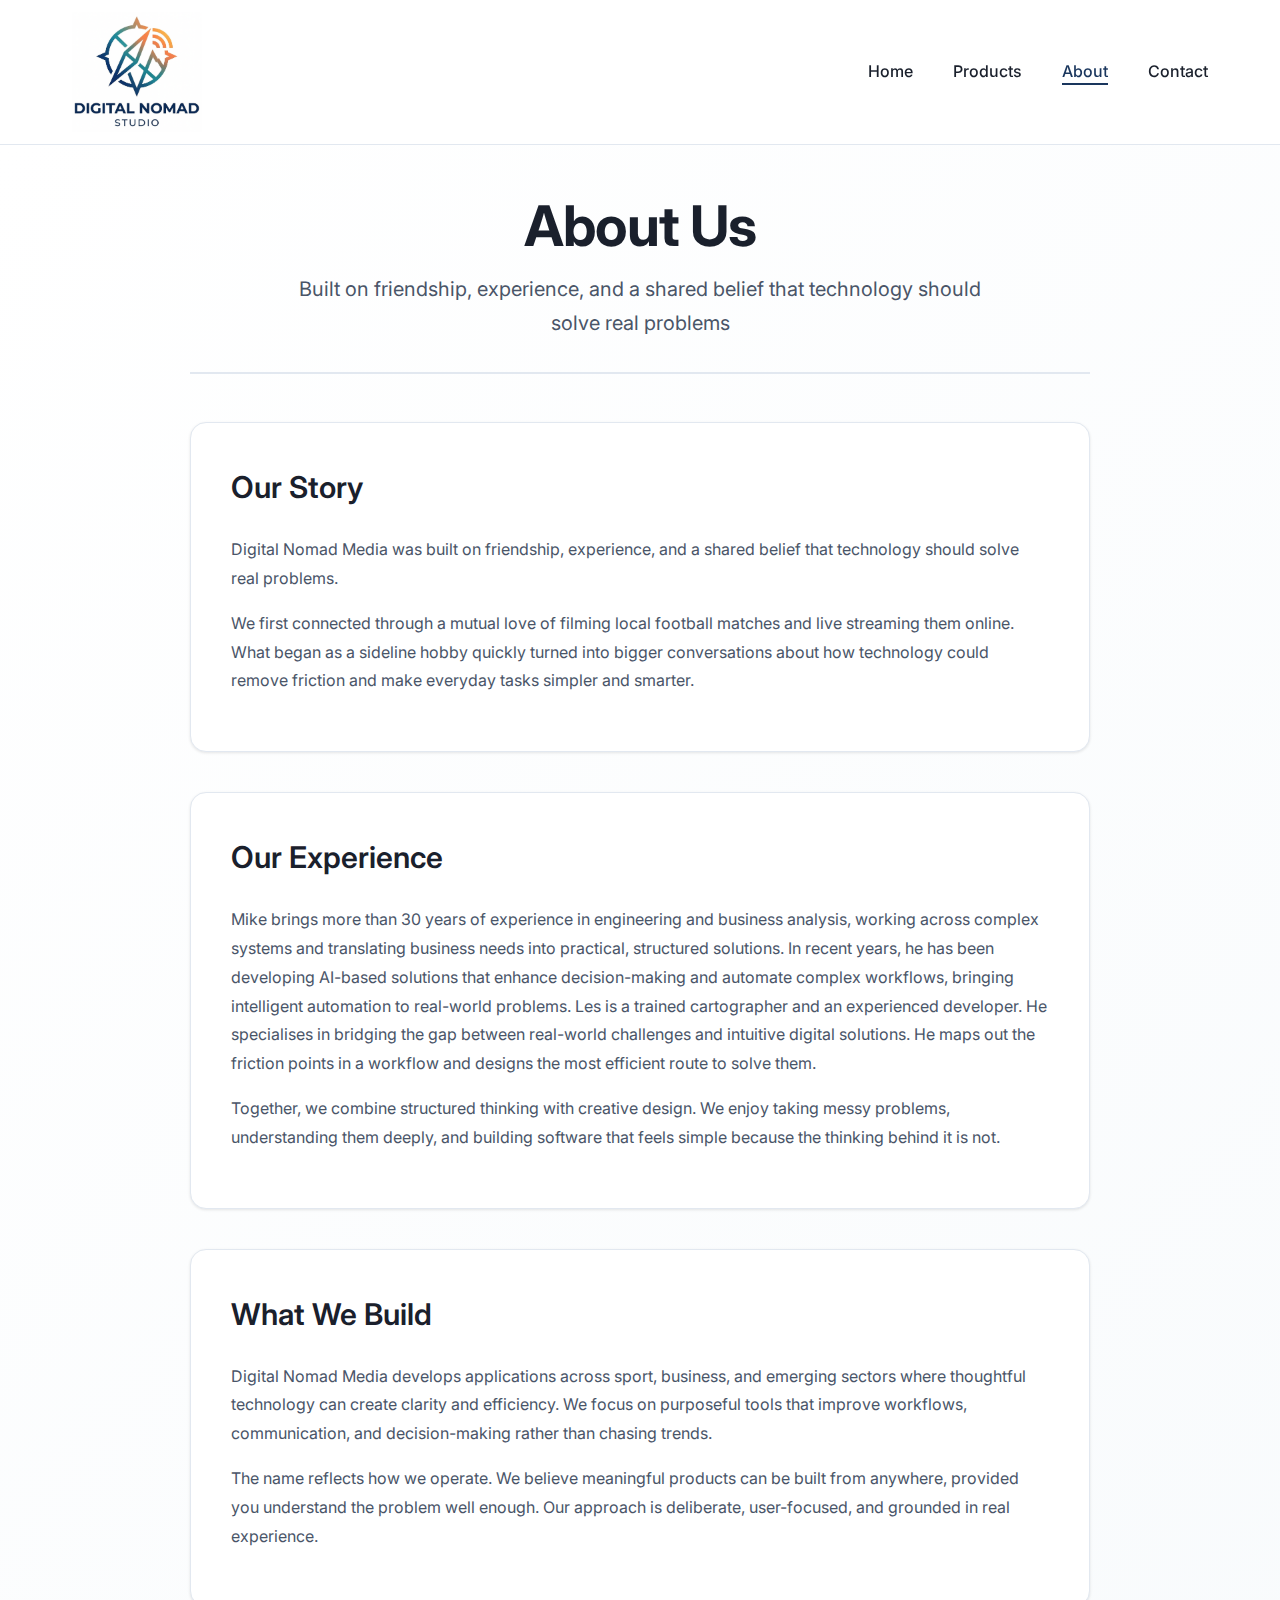
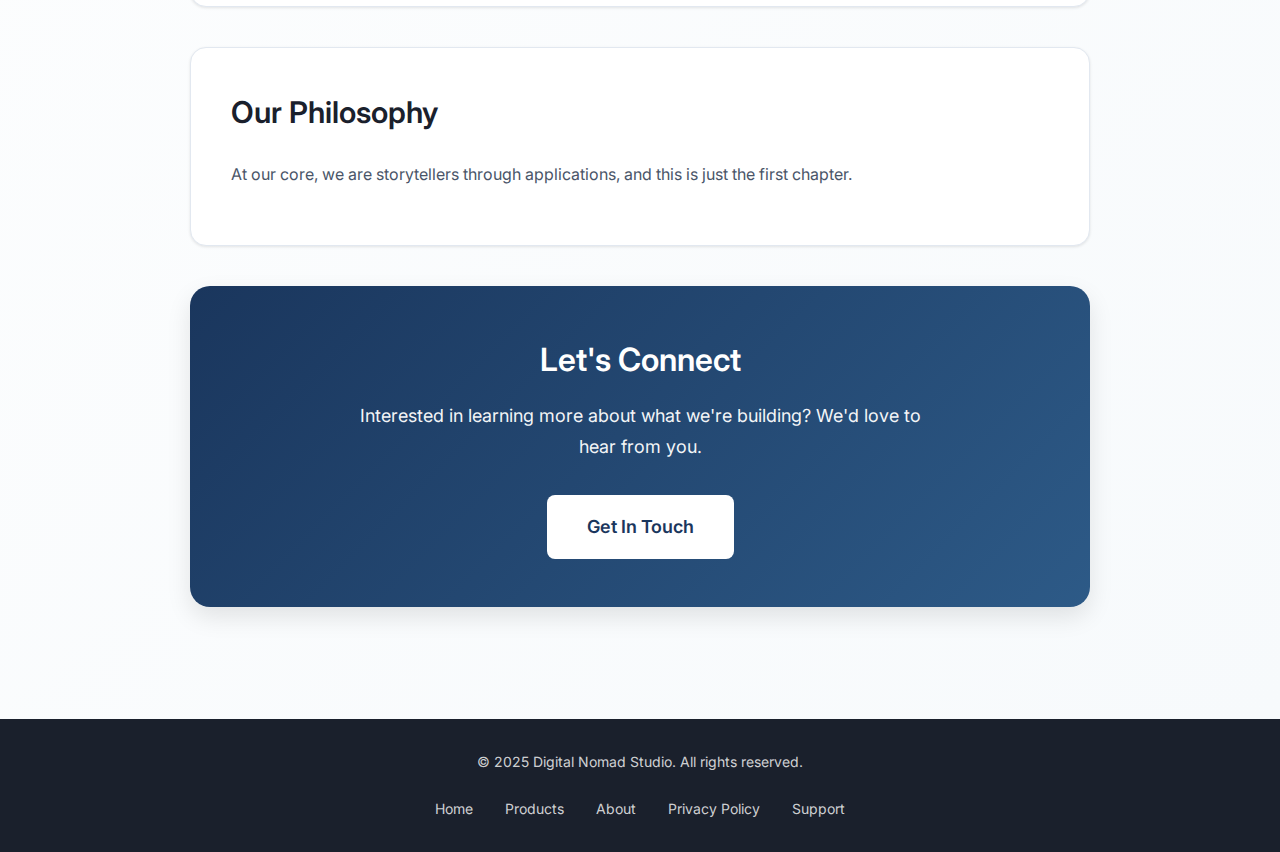
<file: about.html>
<!DOCTYPE html>
<html lang="en">
<head>
    <meta charset="UTF-8">
    <meta name="viewport" content="width=device-width, initial-scale=1.0">
    <meta name="description" content="About Digital Nomad Studio - Built on friendship, experience, and a shared belief that technology should solve real problems.">
    <meta name="theme-color" content="#1a365d">
    <title>About Us - Digital Nomad Studio</title>

    <!-- Canonical -->
    <link rel="canonical" href="https://www.digitalnomadstudio.io/about.html">

    <!-- Open Graph -->
    <meta property="og:type" content="website">
    <meta property="og:title" content="About Us - Digital Nomad Studio">
    <meta property="og:description" content="Built on friendship, experience, and a shared belief that technology should solve real problems.">
    <meta property="og:url" content="https://www.digitalnomadstudio.io/about.html">
    <meta property="og:image" content="https://www.digitalnomadstudio.io/Logo.png">
    <meta property="og:site_name" content="Digital Nomad Studio">

    <!-- Twitter Card -->
    <meta name="twitter:card" content="summary_large_image">
    <meta name="twitter:title" content="About Us - Digital Nomad Studio">
    <meta name="twitter:description" content="Built on friendship, experience, and a shared belief that technology should solve real problems.">
    <meta name="twitter:image" content="https://www.digitalnomadstudio.io/Logo.png">

    <!-- Favicons -->
    <link rel="icon" type="image/png" sizes="32x32" href="favicon-32x32.png?v=2">
    <link rel="icon" type="image/png" sizes="16x16" href="favicon-16x16.png?v=2">
    <link rel="apple-touch-icon" sizes="180x180" href="apple-touch-icon.png?v=2">
    <link rel="manifest" href="site.webmanifest?v=2">
    
    <link rel="stylesheet" href="styles.css">
    <link rel="preconnect" href="https://fonts.googleapis.com">
    <link rel="preconnect" href="https://fonts.gstatic.com" crossorigin>
    <link href="https://fonts.googleapis.com/css2?family=Inter:wght@300;400;500;600;700&display=swap" rel="stylesheet">
</head>
<body>
    <header class="header">
        <div class="container">
            <div class="logo-container">
                <a href="index.html">
                    <img src="Logo.png" alt="Digital Nomad Studio Logo" class="logo">
                </a>
            </div>
            <nav class="nav">
                <ul class="nav-menu" id="navMenu">
                    <li><a href="index.html">Home</a></li>
                    <li><a href="products.html">Products</a></li>
                    <li><a href="about.html" class="active">About</a></li>
                    <li><a href="index.html#contact">Contact</a></li>
                </ul>
                <button class="mobile-menu-toggle" id="mobileMenuToggle" aria-label="Toggle menu">
                    <span class="hamburger"></span>
                </button>
            </nav>
        </div>
    </header>

    <div class="menu-backdrop" id="menuBackdrop"></div>

    <main>
        <section class="page-content">
            <div class="container">
                <div class="content-wrapper">
                    <div class="page-header">
                        <h1 class="page-title">About Us</h1>
                        <p class="page-subtitle">Built on friendship, experience, and a shared belief that technology should solve real problems</p>
                    </div>

                    <div class="content-section">
                        <h2>Our Story</h2>
                        <p>Digital Nomad Media was built on friendship, experience, and a shared belief that technology should solve real problems.</p>
                        <p>We first connected through a mutual love of filming local football matches and live streaming them online. What began as a sideline hobby quickly turned into bigger conversations about how technology could remove friction and make everyday tasks simpler and smarter.</p>
                    </div>

                    <div class="content-section">
                        <h2>Our Experience</h2>
                        <p>Mike brings more than 30 years of experience in engineering and business analysis, working across complex systems and translating business needs into practical, structured solutions. In recent years, he has been developing AI-based solutions that enhance decision-making and automate complex workflows, bringing intelligent automation to real-world problems. Les is a trained cartographer and an experienced developer. He specialises in bridging the gap between real-world challenges and intuitive digital solutions. He maps out the friction points in a workflow and designs the most efficient route to solve them.</p>
                        <p>Together, we combine structured thinking with creative design. We enjoy taking messy problems, understanding them deeply, and building software that feels simple because the thinking behind it is not.</p>
                    </div>

                    <div class="content-section">
                        <h2>What We Build</h2>
                        <p>Digital Nomad Media develops applications across sport, business, and emerging sectors where thoughtful technology can create clarity and efficiency. We focus on purposeful tools that improve workflows, communication, and decision-making rather than chasing trends.</p>
                        <p>The name reflects how we operate. We believe meaningful products can be built from anywhere, provided you understand the problem well enough. Our approach is deliberate, user-focused, and grounded in real experience.</p>
                    </div>

                    <div class="content-section">
                        <h2>Our Philosophy</h2>
                        <p>At our core, we are storytellers through applications, and this is just the first chapter.</p>
                    </div>

                    <div class="contact-box">
                        <h2>Let's Connect</h2>
                        <p>Interested in learning more about what we're building? We'd love to hear from you.</p>
                        <a href="mailto:team@digitalnomadstudio.io" class="btn btn-primary btn-large">Get In Touch</a>
                    </div>
                </div>
            </div>
        </section>
    </main>

    <footer class="footer">
        <div class="container">
            <div class="footer-content">
                <p>&copy; 2025 Digital Nomad Studio. All rights reserved.</p>
                <div class="footer-links">
                    <a href="index.html">Home</a>
                    <a href="products.html">Products</a>
                    <a href="about.html">About</a>
                    <a href="privacy.html">Privacy Policy</a>
                    <a href="support.html">Support</a>
                </div>
            </div>
        </div>
    </footer>

    <script>
        // Mobile menu toggle
        const mobileMenuToggle = document.getElementById('mobileMenuToggle');
        const navMenu = document.getElementById('navMenu');
        const menuBackdrop = document.getElementById('menuBackdrop');

        mobileMenuToggle.addEventListener('click', () => {
            mobileMenuToggle.classList.toggle('active');
            navMenu.classList.toggle('active');
            menuBackdrop.classList.toggle('active');
            document.body.style.overflow = navMenu.classList.contains('active') ? 'hidden' : '';
        });

        // Close menu when clicking backdrop
        menuBackdrop.addEventListener('click', () => {
            mobileMenuToggle.classList.remove('active');
            navMenu.classList.remove('active');
            menuBackdrop.classList.remove('active');
            document.body.style.overflow = '';
        });

        // Close menu when clicking outside
        document.addEventListener('click', (e) => {
            if (!e.target.closest('.nav')) {
                mobileMenuToggle.classList.remove('active');
                navMenu.classList.remove('active');
                menuBackdrop.classList.remove('active');
                document.body.style.overflow = '';
            }
        });

        // Close menu when clicking a link
        navMenu.querySelectorAll('a').forEach(link => {
            link.addEventListener('click', () => {
                mobileMenuToggle.classList.remove('active');
                navMenu.classList.remove('active');
                menuBackdrop.classList.remove('active');
                document.body.style.overflow = '';
            });
        });
    </script>
</body>
</html>
</file>
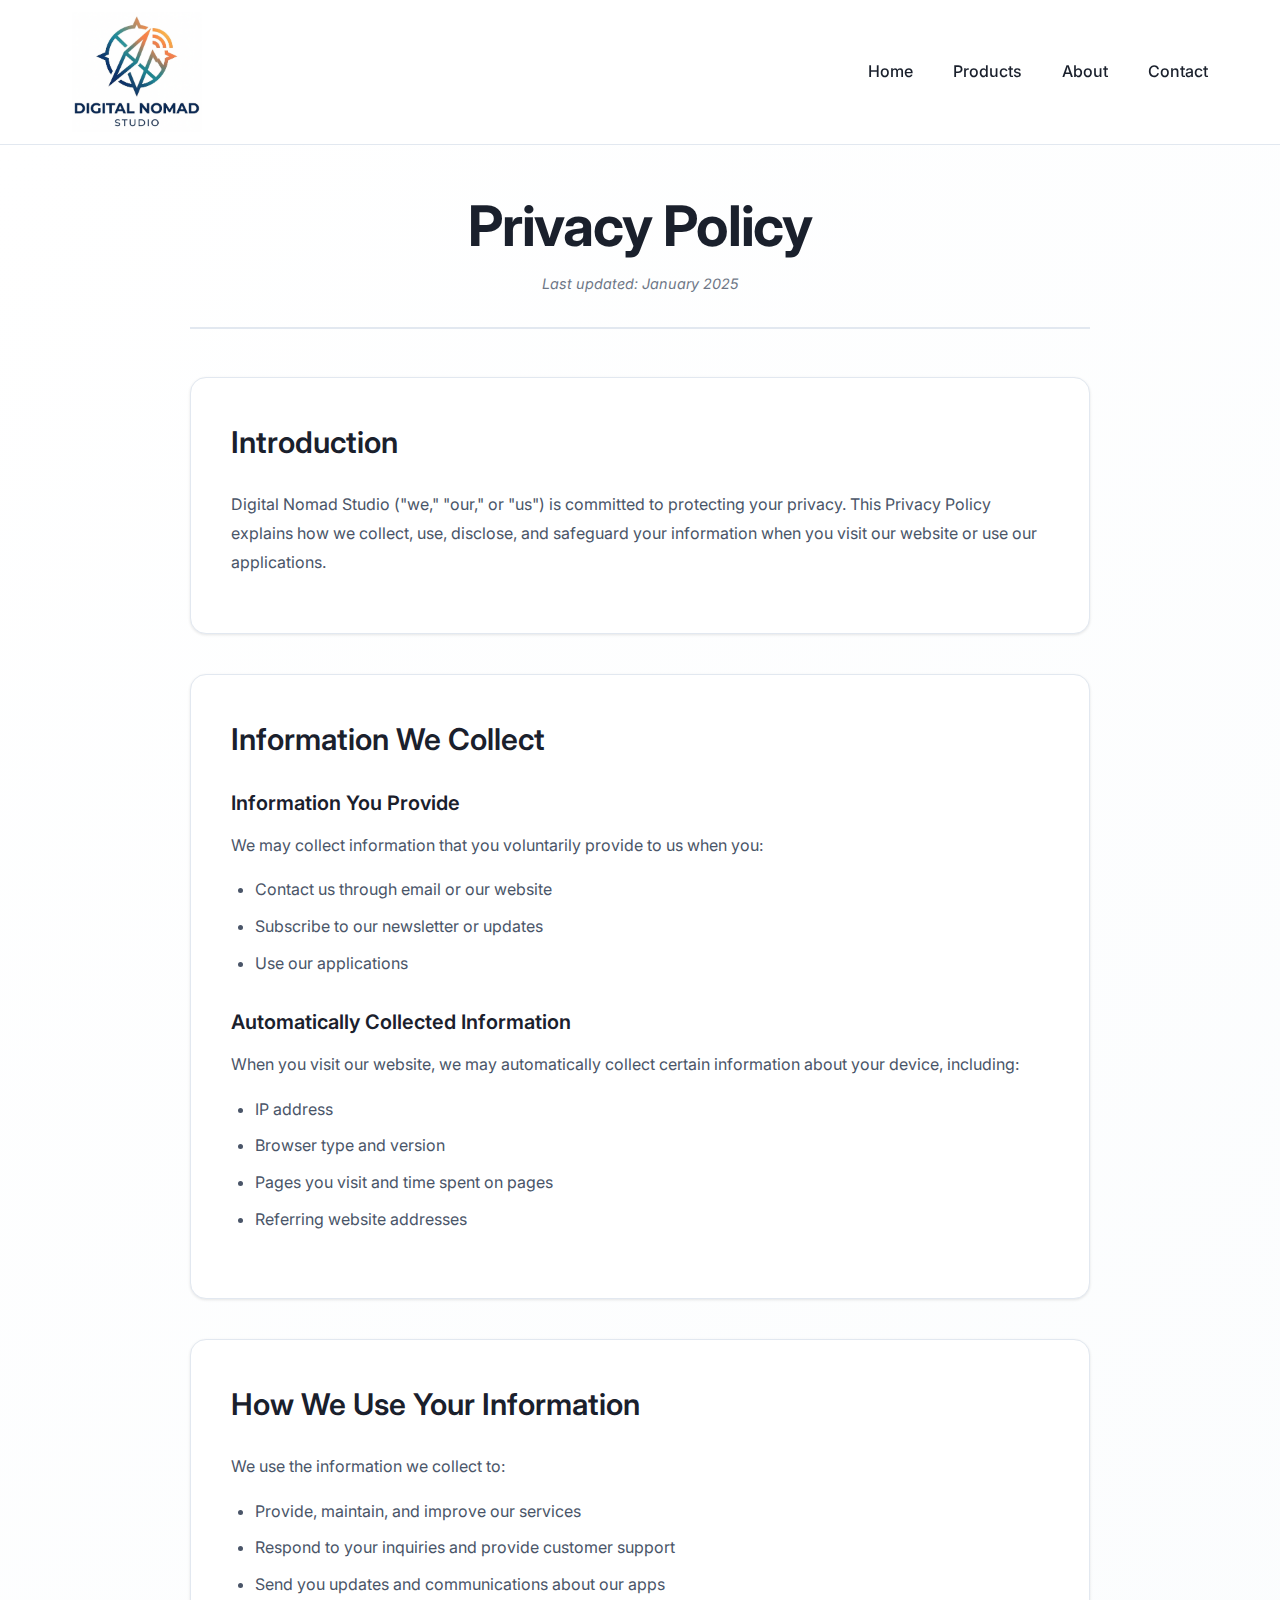
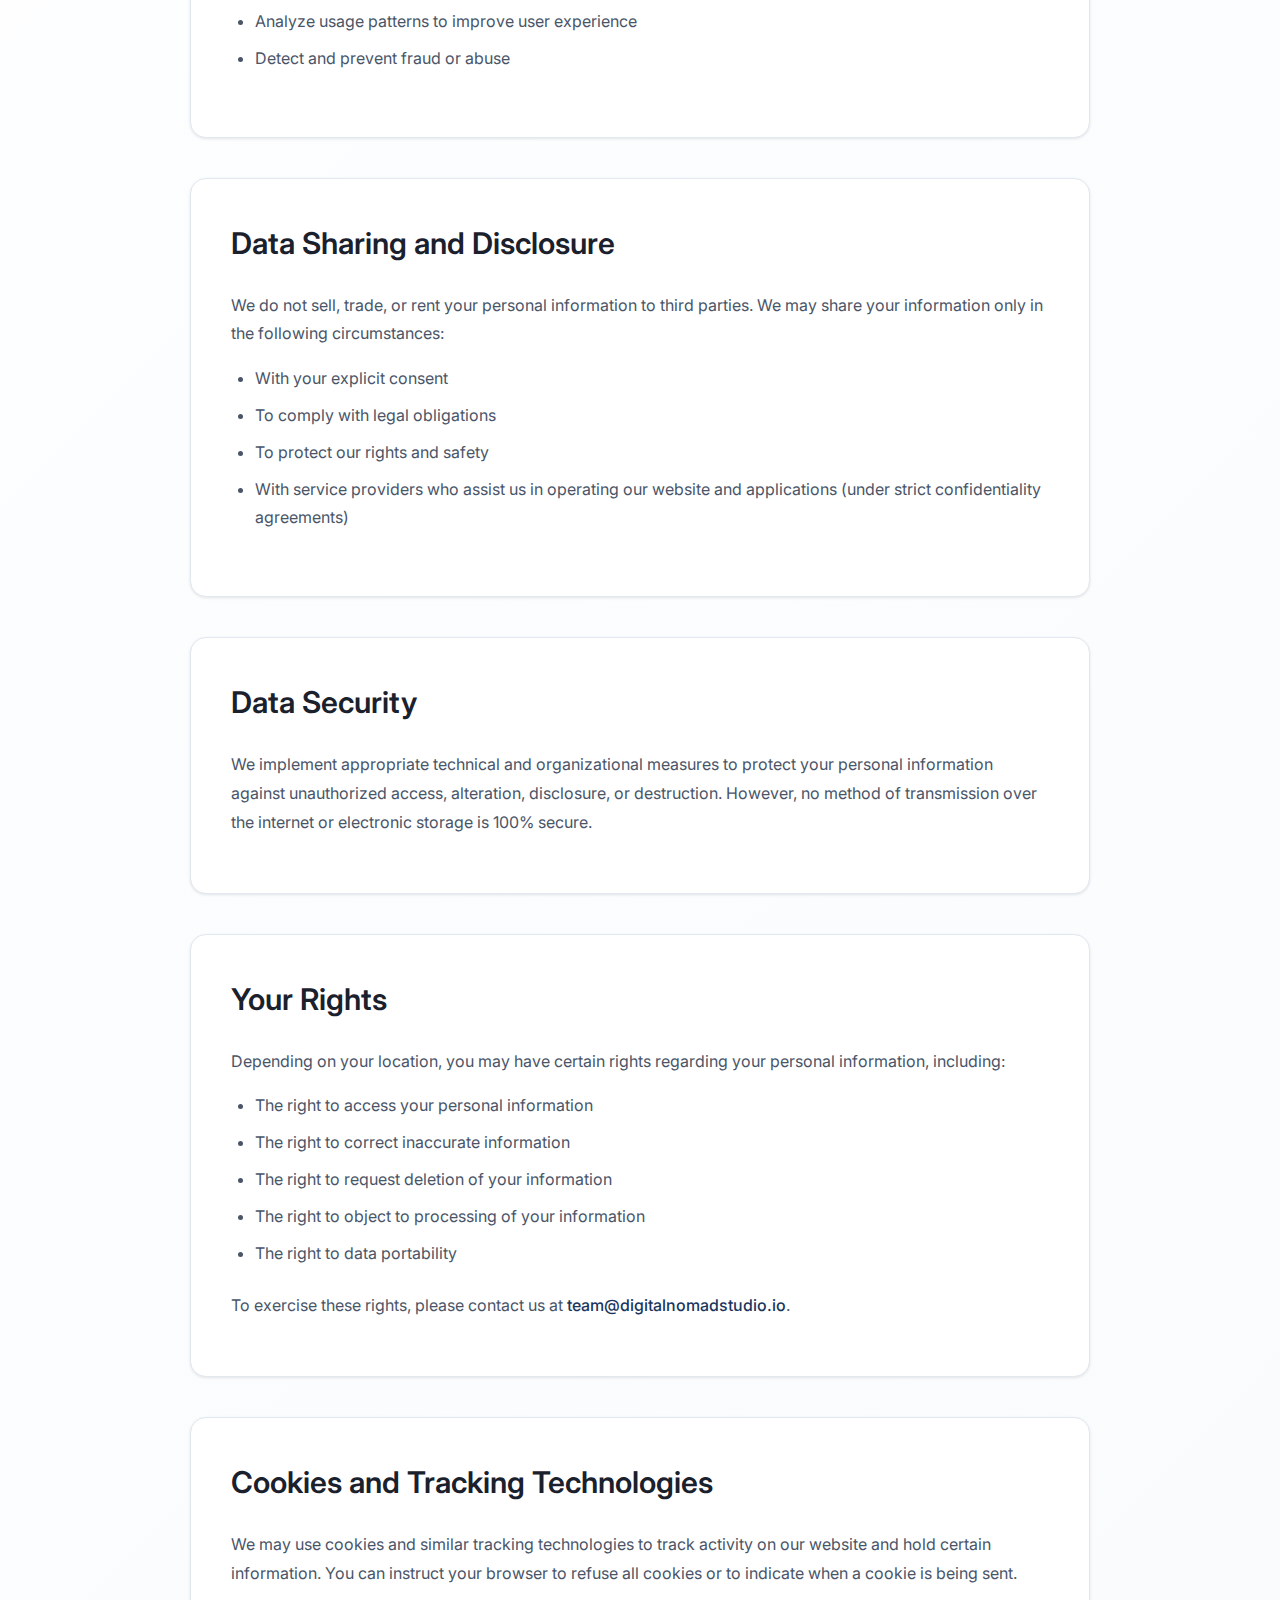
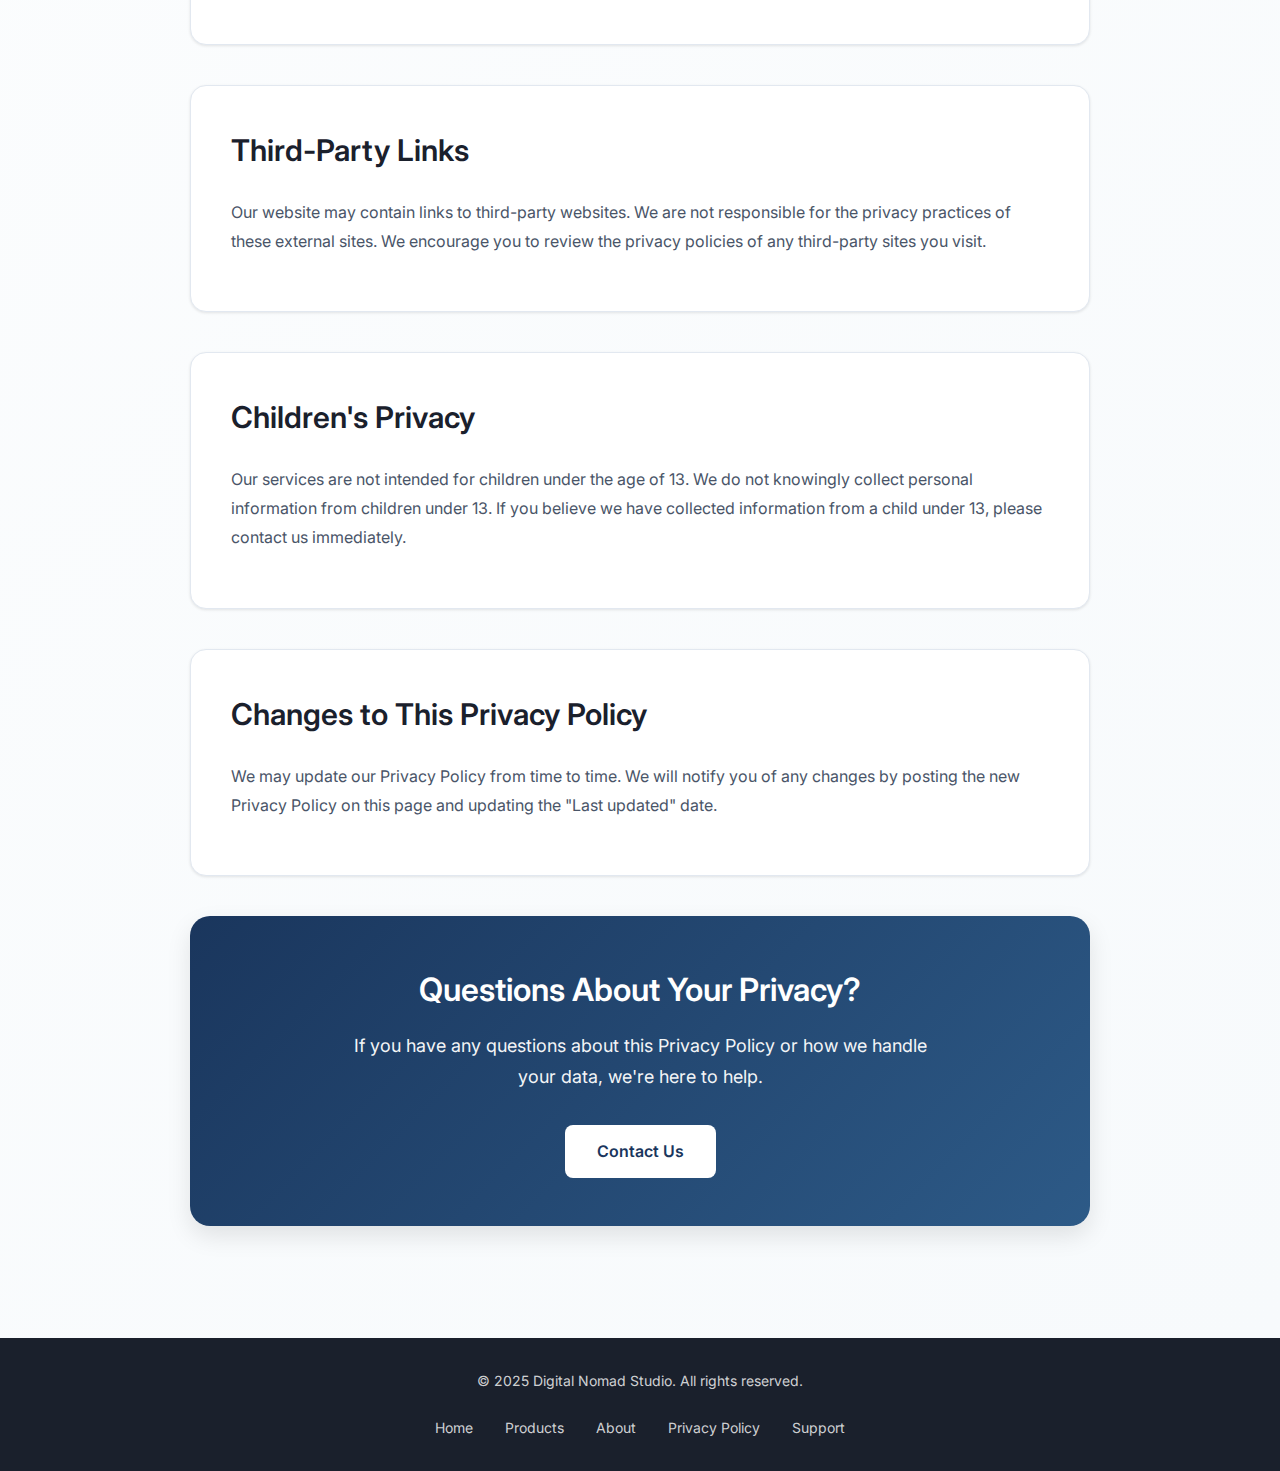
<file: privacy.html>
<!DOCTYPE html>
<html lang="en">
<head>
    <meta charset="UTF-8">
    <meta name="viewport" content="width=device-width, initial-scale=1.0">
    <meta name="description" content="Privacy Policy for Digital Nomad Studio and our apps. Learn how we handle your data.">
    <meta name="theme-color" content="#1a365d">
    <title>Privacy Policy - Digital Nomad Studio</title>

    <!-- Canonical -->
    <link rel="canonical" href="https://www.digitalnomadstudio.io/privacy.html">

    <!-- Open Graph -->
    <meta property="og:type" content="website">
    <meta property="og:title" content="Privacy Policy - Digital Nomad Studio">
    <meta property="og:description" content="Privacy Policy for Digital Nomad Studio and our apps. Learn how we handle your data.">
    <meta property="og:url" content="https://www.digitalnomadstudio.io/privacy.html">
    <meta property="og:image" content="https://www.digitalnomadstudio.io/Logo.png">
    <meta property="og:site_name" content="Digital Nomad Studio">

    <!-- Twitter Card -->
    <meta name="twitter:card" content="summary">
    <meta name="twitter:title" content="Privacy Policy - Digital Nomad Studio">
    <meta name="twitter:description" content="Privacy Policy for Digital Nomad Studio and our apps. Learn how we handle your data.">

    <!-- Favicons -->
    <link rel="icon" type="image/png" sizes="32x32" href="favicon-32x32.png?v=2">
    <link rel="icon" type="image/png" sizes="16x16" href="favicon-16x16.png?v=2">
    <link rel="apple-touch-icon" sizes="180x180" href="apple-touch-icon.png?v=2">
    <link rel="manifest" href="site.webmanifest?v=2">
    
    <link rel="stylesheet" href="styles.css">
    <link rel="preconnect" href="https://fonts.googleapis.com">
    <link rel="preconnect" href="https://fonts.gstatic.com" crossorigin>
    <link href="https://fonts.googleapis.com/css2?family=Inter:wght@300;400;500;600;700&display=swap" rel="stylesheet">
</head>
<body>
    <header class="header">
        <div class="container">
            <div class="logo-container">
                <a href="index.html">
                    <img src="Logo.png" alt="Digital Nomad Studio Logo" class="logo">
                </a>
            </div>
            <nav class="nav">
                <ul class="nav-menu" id="navMenu">
                    <li><a href="index.html">Home</a></li>
                    <li><a href="products.html">Products</a></li>
                    <li><a href="about.html">About</a></li>
                    <li><a href="index.html#contact">Contact</a></li>
                </ul>
                <button class="mobile-menu-toggle" id="mobileMenuToggle" aria-label="Toggle menu">
                    <span class="hamburger"></span>
                </button>
            </nav>
        </div>
    </header>

    <div class="menu-backdrop" id="menuBackdrop"></div>

    <main>
        <section class="page-content">
            <div class="container">
                <div class="content-wrapper">
                    <div class="page-header">
                        <h1 class="page-title">Privacy Policy</h1>
                        <p class="last-updated">Last updated: January 2025</p>
                    </div>

                    <div class="content-section">
                        <h2>Introduction</h2>
                        <p>Digital Nomad Studio ("we," "our," or "us") is committed to protecting your privacy. This Privacy Policy explains how we collect, use, disclose, and safeguard your information when you visit our website or use our applications.</p>
                    </div>

                    <div class="content-section">
                        <h2>Information We Collect</h2>
                        <h3>Information You Provide</h3>
                        <p>We may collect information that you voluntarily provide to us when you:</p>
                        <ul>
                            <li>Contact us through email or our website</li>
                            <li>Subscribe to our newsletter or updates</li>
                            <li>Use our applications</li>
                        </ul>

                        <h3>Automatically Collected Information</h3>
                        <p>When you visit our website, we may automatically collect certain information about your device, including:</p>
                        <ul>
                            <li>IP address</li>
                            <li>Browser type and version</li>
                            <li>Pages you visit and time spent on pages</li>
                            <li>Referring website addresses</li>
                        </ul>
                    </div>

                    <div class="content-section">
                        <h2>How We Use Your Information</h2>
                        <p>We use the information we collect to:</p>
                        <ul>
                            <li>Provide, maintain, and improve our services</li>
                            <li>Respond to your inquiries and provide customer support</li>
                            <li>Send you updates and communications about our apps</li>
                            <li>Analyze usage patterns to improve user experience</li>
                            <li>Detect and prevent fraud or abuse</li>
                        </ul>
                    </div>

                    <div class="content-section">
                        <h2>Data Sharing and Disclosure</h2>
                        <p>We do not sell, trade, or rent your personal information to third parties. We may share your information only in the following circumstances:</p>
                        <ul>
                            <li>With your explicit consent</li>
                            <li>To comply with legal obligations</li>
                            <li>To protect our rights and safety</li>
                            <li>With service providers who assist us in operating our website and applications (under strict confidentiality agreements)</li>
                        </ul>
                    </div>

                    <div class="content-section">
                        <h2>Data Security</h2>
                        <p>We implement appropriate technical and organizational measures to protect your personal information against unauthorized access, alteration, disclosure, or destruction. However, no method of transmission over the internet or electronic storage is 100% secure.</p>
                    </div>

                    <div class="content-section">
                        <h2>Your Rights</h2>
                        <p>Depending on your location, you may have certain rights regarding your personal information, including:</p>
                        <ul>
                            <li>The right to access your personal information</li>
                            <li>The right to correct inaccurate information</li>
                            <li>The right to request deletion of your information</li>
                            <li>The right to object to processing of your information</li>
                            <li>The right to data portability</li>
                        </ul>
                        <p>To exercise these rights, please contact us at <a href="mailto:team@digitalnomadstudio.io">team@digitalnomadstudio.io</a>.</p>
                    </div>

                    <div class="content-section">
                        <h2>Cookies and Tracking Technologies</h2>
                        <p>We may use cookies and similar tracking technologies to track activity on our website and hold certain information. You can instruct your browser to refuse all cookies or to indicate when a cookie is being sent.</p>
                    </div>

                    <div class="content-section">
                        <h2>Third-Party Links</h2>
                        <p>Our website may contain links to third-party websites. We are not responsible for the privacy practices of these external sites. We encourage you to review the privacy policies of any third-party sites you visit.</p>
                    </div>

                    <div class="content-section">
                        <h2>Children's Privacy</h2>
                        <p>Our services are not intended for children under the age of 13. We do not knowingly collect personal information from children under 13. If you believe we have collected information from a child under 13, please contact us immediately.</p>
                    </div>

                    <div class="content-section">
                        <h2>Changes to This Privacy Policy</h2>
                        <p>We may update our Privacy Policy from time to time. We will notify you of any changes by posting the new Privacy Policy on this page and updating the "Last updated" date.</p>
                    </div>

                    <div class="contact-box">
                        <h2>Questions About Your Privacy?</h2>
                        <p>If you have any questions about this Privacy Policy or how we handle your data, we're here to help.</p>
                        <a href="mailto:team@digitalnomadstudio.io" class="btn btn-primary">Contact Us</a>
                    </div>
                </div>
            </div>
        </section>
    </main>

    <footer class="footer">
        <div class="container">
            <div class="footer-content">
                <p>&copy; 2025 Digital Nomad Studio. All rights reserved.</p>
                <div class="footer-links">
                    <a href="index.html">Home</a>
                    <a href="products.html">Products</a>
                    <a href="about.html">About</a>
                    <a href="privacy.html">Privacy Policy</a>
                    <a href="support.html">Support</a>
                </div>
            </div>
        </div>
    </footer>

    <script>
        // Mobile menu toggle
        const mobileMenuToggle = document.getElementById('mobileMenuToggle');
        const navMenu = document.getElementById('navMenu');
        const menuBackdrop = document.getElementById('menuBackdrop');

        mobileMenuToggle.addEventListener('click', () => {
            mobileMenuToggle.classList.toggle('active');
            navMenu.classList.toggle('active');
            menuBackdrop.classList.toggle('active');
            document.body.style.overflow = navMenu.classList.contains('active') ? 'hidden' : '';
        });

        // Close menu when clicking backdrop
        menuBackdrop.addEventListener('click', () => {
            mobileMenuToggle.classList.remove('active');
            navMenu.classList.remove('active');
            menuBackdrop.classList.remove('active');
            document.body.style.overflow = '';
        });

        // Close menu when clicking outside
        document.addEventListener('click', (e) => {
            if (!e.target.closest('.nav')) {
                mobileMenuToggle.classList.remove('active');
                navMenu.classList.remove('active');
                menuBackdrop.classList.remove('active');
                document.body.style.overflow = '';
            }
        });

        // Close menu when clicking a link
        navMenu.querySelectorAll('a').forEach(link => {
            link.addEventListener('click', () => {
                mobileMenuToggle.classList.remove('active');
                navMenu.classList.remove('active');
                menuBackdrop.classList.remove('active');
                document.body.style.overflow = '';
            });
        });
    </script>
</body>
</html>
</file>
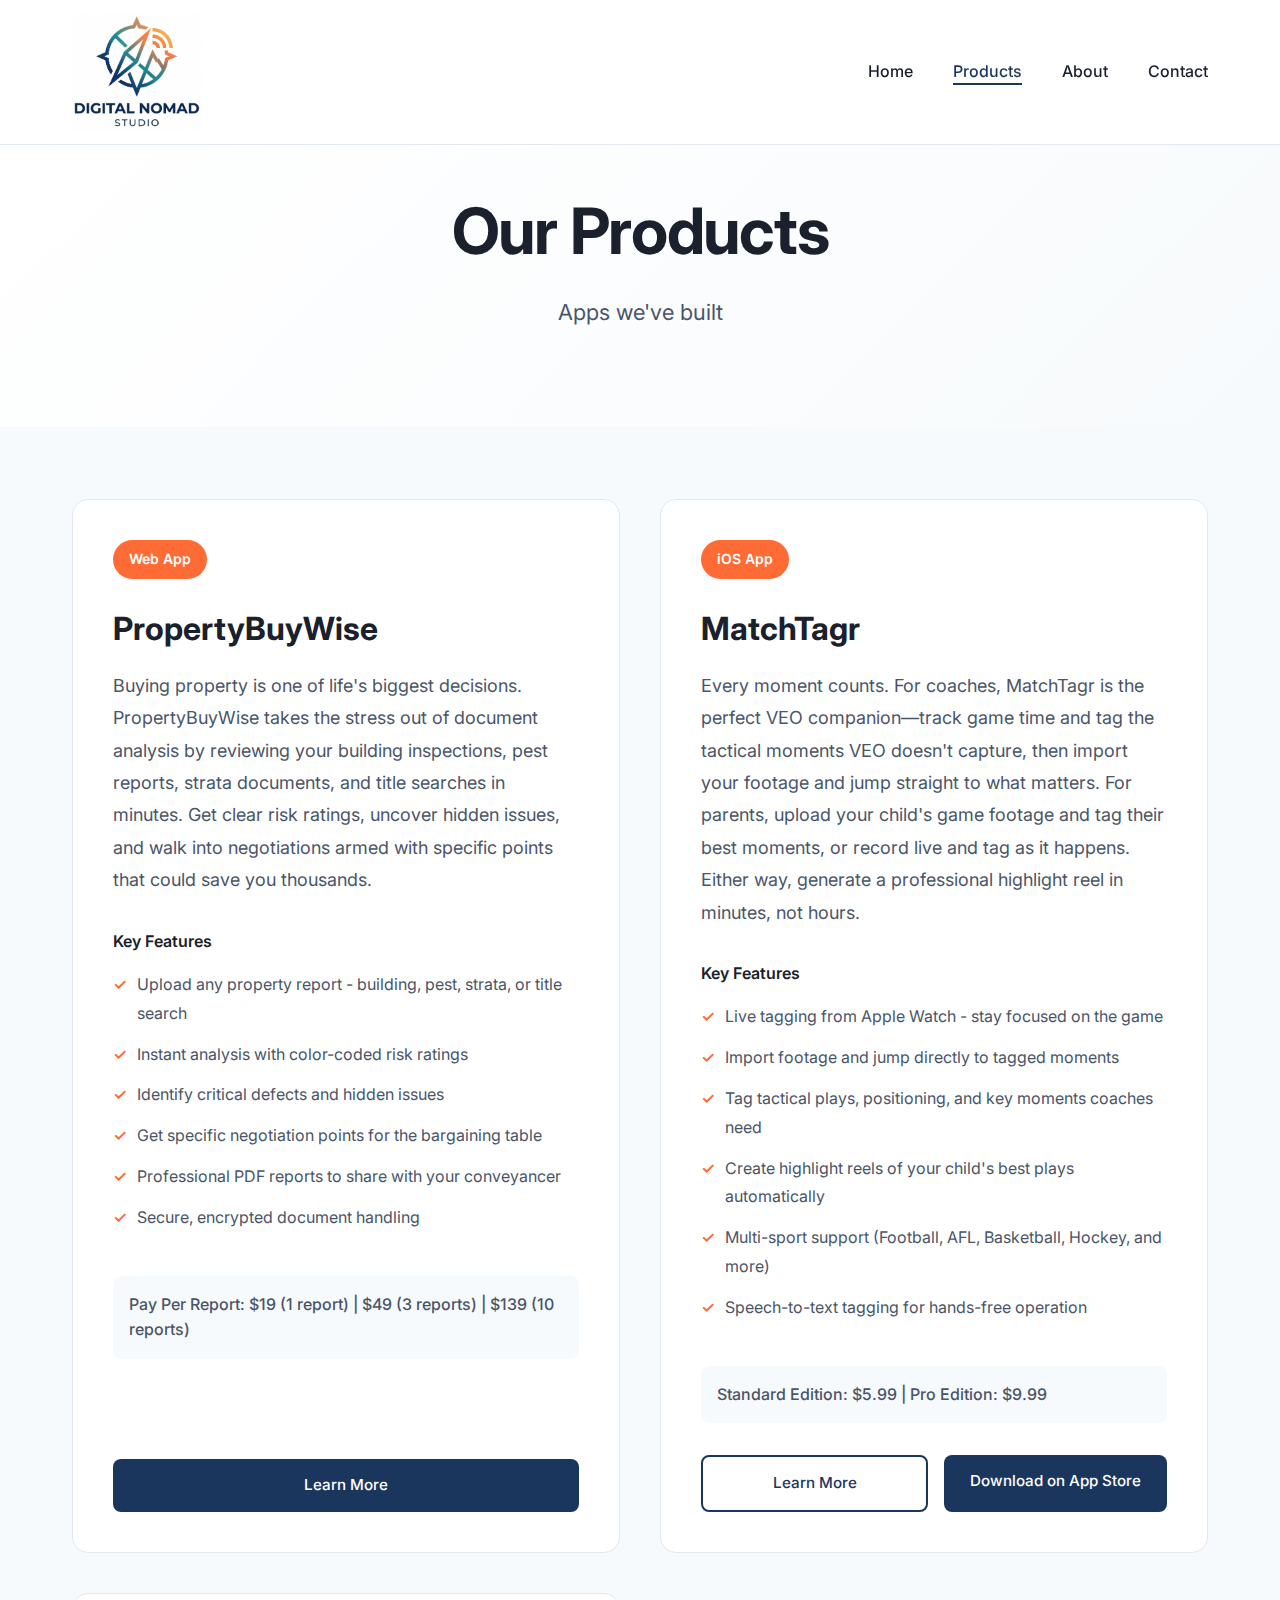
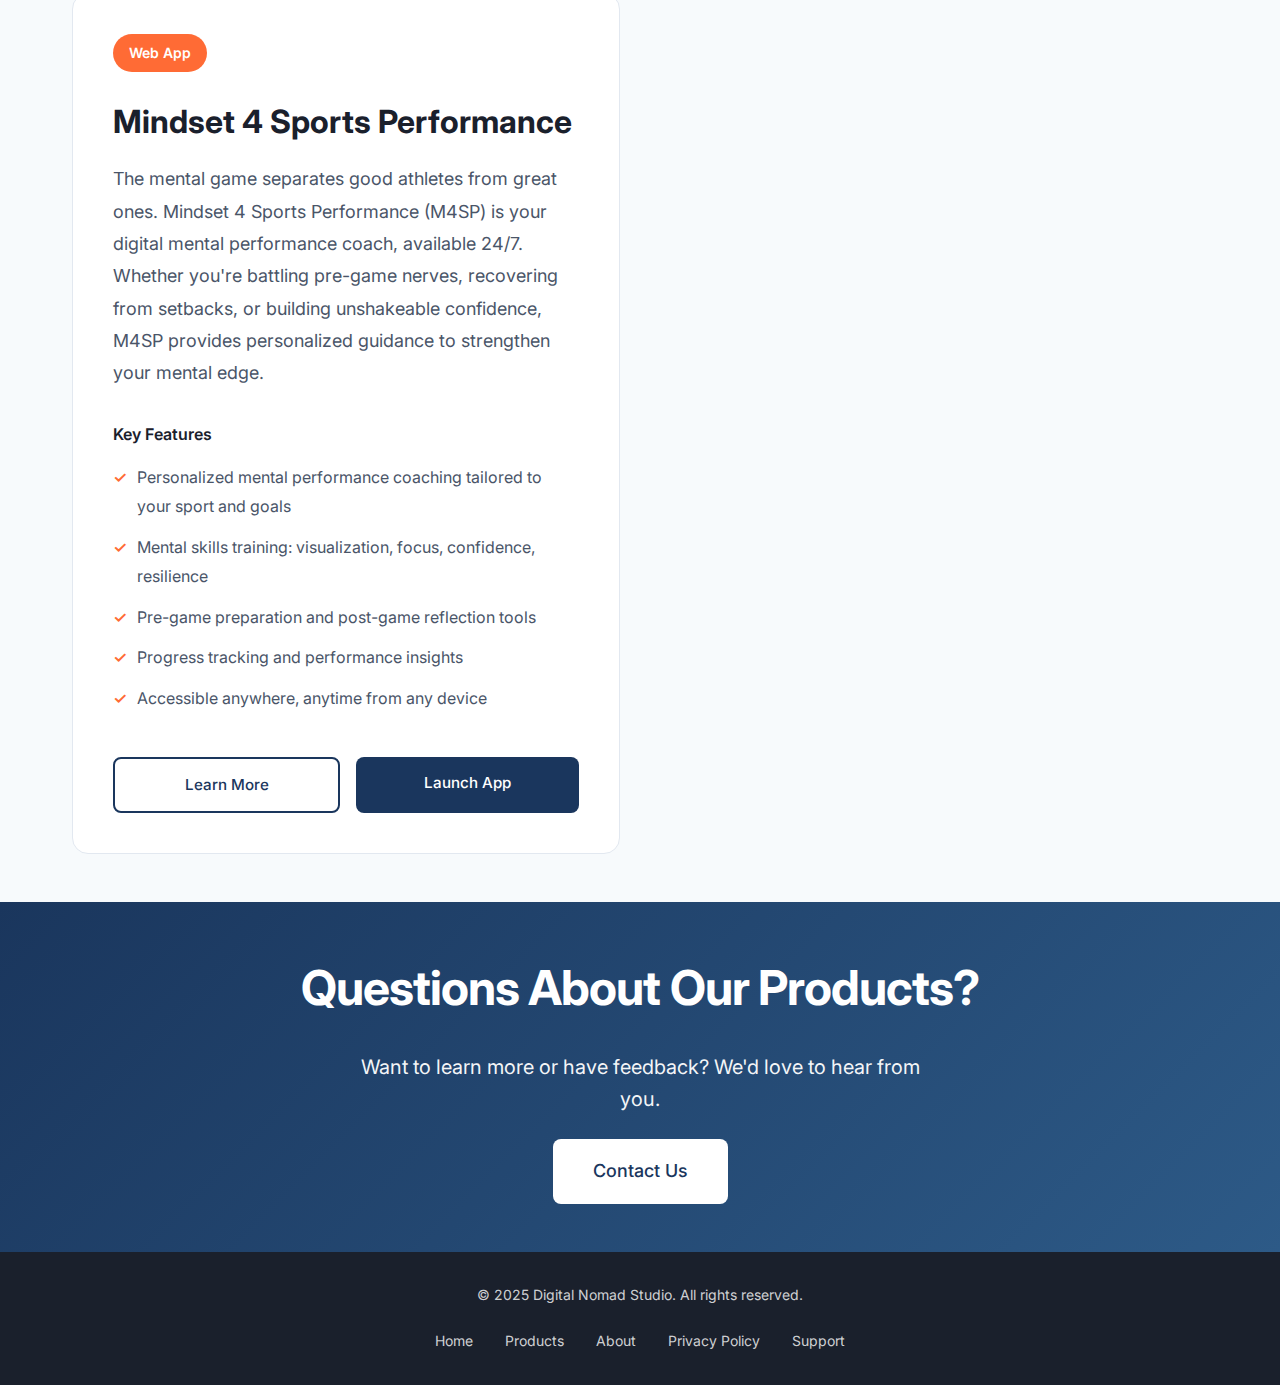
<file: products.html>
<!DOCTYPE html>
<html lang="en">
<head>
    <meta charset="UTF-8">
    <meta name="viewport" content="width=device-width, initial-scale=1.0">
    <meta name="description" content="Our Products - Digital Nomad Studio apps for sports performance">
    <meta name="theme-color" content="#1a365d">
    <title>Products - Digital Nomad Studio</title>
    
    <!-- Favicons -->
    <link rel="icon" type="image/png" sizes="32x32" href="favicon-32x32.png?v=2">
    <link rel="icon" type="image/png" sizes="16x16" href="favicon-16x16.png?v=2">
    <link rel="apple-touch-icon" sizes="180x180" href="apple-touch-icon.png?v=2">
    <link rel="manifest" href="site.webmanifest?v=2">
    
    <link rel="stylesheet" href="styles.css">
    <link rel="preconnect" href="https://fonts.googleapis.com">
    <link rel="preconnect" href="https://fonts.gstatic.com" crossorigin>
    <link href="https://fonts.googleapis.com/css2?family=Inter:wght@300;400;500;600;700&display=swap" rel="stylesheet">
</head>
<body>
    <header class="header">
        <div class="container">
            <div class="logo-container">
                <a href="index.html">
                    <img src="Logo.png" alt="Digital Nomad Studio Logo" class="logo">
                </a>
            </div>
            <nav class="nav">
                <ul class="nav-menu" id="navMenu">
                    <li><a href="index.html">Home</a></li>
                    <li><a href="products.html" class="active">Products</a></li>
                    <li><a href="about.html">About</a></li>
                    <li><a href="index.html#contact">Contact</a></li>
                </ul>
                <button class="mobile-menu-toggle" id="mobileMenuToggle" aria-label="Toggle menu">
                    <span class="hamburger"></span>
                </button>
            </nav>
        </div>
    </header>

    <div class="menu-backdrop" id="menuBackdrop"></div>

    <main>
        <section class="hero">
            <div class="container">
                <h1 class="hero-title">Our Products</h1>
                <p class="hero-subtitle">Apps we've built</p>
            </div>
        </section>

        <section class="products">
            <div class="container">
                <div class="products-grid">
                    <!-- PropertyBuyWise Product Card -->
                    <div class="product-card">
                        <span class="product-badge">Web App</span>
                        <h2 class="product-title">PropertyBuyWise</h2>
                        <p class="product-narrative">Buying property is one of life's biggest decisions. PropertyBuyWise takes the stress out of document analysis by reviewing your building inspections, pest reports, strata documents, and title searches in minutes. Get clear risk ratings, uncover hidden issues, and walk into negotiations armed with specific points that could save you thousands.</p>
                        
                        <div class="product-features">
                            <h4>Key Features</h4>
                            <ul>
                                <li>Upload any property report - building, pest, strata, or title search</li>
                                <li>Instant analysis with color-coded risk ratings</li>
                                <li>Identify critical defects and hidden issues</li>
                                <li>Get specific negotiation points for the bargaining table</li>
                                <li>Professional PDF reports to share with your conveyancer</li>
                                <li>Secure, encrypted document handling</li>
                            </ul>
                        </div>

                        <div class="product-pricing">
                            Pay Per Report: $19 (1 report) | $49 (3 reports) | $139 (10 reports)
                        </div>

                        <div class="product-buttons">
                            <a href="propertybuywise.html" class="btn btn-primary">Learn More</a>
                        </div>
                    </div>

                    <!-- MatchTagr Product Card -->
                    <div class="product-card">
                        <span class="product-badge">iOS App</span>
                        <h2 class="product-title">MatchTagr</h2>
                        <p class="product-narrative">Every moment counts. For coaches, MatchTagr is the perfect VEO companion—track game time and tag the tactical moments VEO doesn't capture, then import your footage and jump straight to what matters. For parents, upload your child's game footage and tag their best moments, or record live and tag as it happens. Either way, generate a professional highlight reel in minutes, not hours.</p>
                        
                        <div class="product-features">
                            <h4>Key Features</h4>
                            <ul>
                                <li>Live tagging from Apple Watch - stay focused on the game</li>
                                <li>Import footage and jump directly to tagged moments</li>
                                <li>Tag tactical plays, positioning, and key moments coaches need</li>
                                <li>Create highlight reels of your child's best plays automatically</li>
                                <li>Multi-sport support (Football, AFL, Basketball, Hockey, and more)</li>
                                <li>Speech-to-text tagging for hands-free operation</li>
                            </ul>
                        </div>

                        <div class="product-pricing">
                            Standard Edition: $5.99 | Pro Edition: $9.99
                        </div>

                        <div class="product-buttons">
                            <a href="matchtagr.html" class="btn btn-secondary">Learn More</a>
                            <a href="https://apps.apple.com/au/app/matchtagr/id6757448495" class="btn btn-primary" target="_blank" rel="noopener">Download on App Store</a>
                        </div>
                    </div>

                    <!-- M4SP Product Card -->
                    <div class="product-card">
                        <span class="product-badge">Web App</span>
                        <h2 class="product-title">Mindset 4 Sports Performance</h2>
                        <p class="product-narrative">The mental game separates good athletes from great ones. Mindset 4 Sports Performance (M4SP) is your digital mental performance coach, available 24/7. Whether you're battling pre-game nerves, recovering from setbacks, or building unshakeable confidence, M4SP provides personalized guidance to strengthen your mental edge.</p>
                        
                        <div class="product-features">
                            <h4>Key Features</h4>
                            <ul>
                                <li>Personalized mental performance coaching tailored to your sport and goals</li>
                                <li>Mental skills training: visualization, focus, confidence, resilience</li>
                                <li>Pre-game preparation and post-game reflection tools</li>
                                <li>Progress tracking and performance insights</li>
                                <li>Accessible anywhere, anytime from any device</li>
                            </ul>
                        </div>

                        <div class="product-buttons">
                            <a href="m4sp.html" class="btn btn-secondary">Learn More</a>
                            <a href="https://www.m4sp.digitalnomadstudio.io" class="btn btn-primary" target="_blank" rel="noopener">Launch App</a>
                        </div>
                    </div>
                </div>
            </div>
        </section>

        <section class="contact" id="contact">
            <div class="container">
                <h2 class="section-title">Questions About Our Products?</h2>
                <p class="contact-subtitle">Want to learn more or have feedback? We'd love to hear from you.</p>
                <a href="mailto:team@digitalnomadstudio.io" class="btn btn-primary btn-large">Contact Us</a>
            </div>
        </section>
    </main>

    <footer class="footer">
        <div class="container">
            <div class="footer-content">
                <p>&copy; 2025 Digital Nomad Studio. All rights reserved.</p>
                <div class="footer-links">
                    <a href="index.html">Home</a>
                    <a href="products.html">Products</a>
                    <a href="about.html">About</a>
                    <a href="privacy.html">Privacy Policy</a>
                    <a href="support.html">Support</a>
                </div>
            </div>
        </div>
    </footer>

    <script>
        // Mobile menu toggle
        const mobileMenuToggle = document.getElementById('mobileMenuToggle');
        const navMenu = document.getElementById('navMenu');
        const menuBackdrop = document.getElementById('menuBackdrop');

        mobileMenuToggle.addEventListener('click', () => {
            mobileMenuToggle.classList.toggle('active');
            navMenu.classList.toggle('active');
            menuBackdrop.classList.toggle('active');
            document.body.style.overflow = navMenu.classList.contains('active') ? 'hidden' : '';
        });

        // Close menu when clicking backdrop
        menuBackdrop.addEventListener('click', () => {
            mobileMenuToggle.classList.remove('active');
            navMenu.classList.remove('active');
            menuBackdrop.classList.remove('active');
            document.body.style.overflow = '';
        });

        // Close menu when clicking outside
        document.addEventListener('click', (e) => {
            if (!e.target.closest('.nav')) {
                mobileMenuToggle.classList.remove('active');
                navMenu.classList.remove('active');
                menuBackdrop.classList.remove('active');
                document.body.style.overflow = '';
            }
        });

        // Close menu when clicking a link
        navMenu.querySelectorAll('a').forEach(link => {
            link.addEventListener('click', () => {
                mobileMenuToggle.classList.remove('active');
                navMenu.classList.remove('active');
                menuBackdrop.classList.remove('active');
                document.body.style.overflow = '';
            });
        });
    </script>
</body>
</html>
</file>
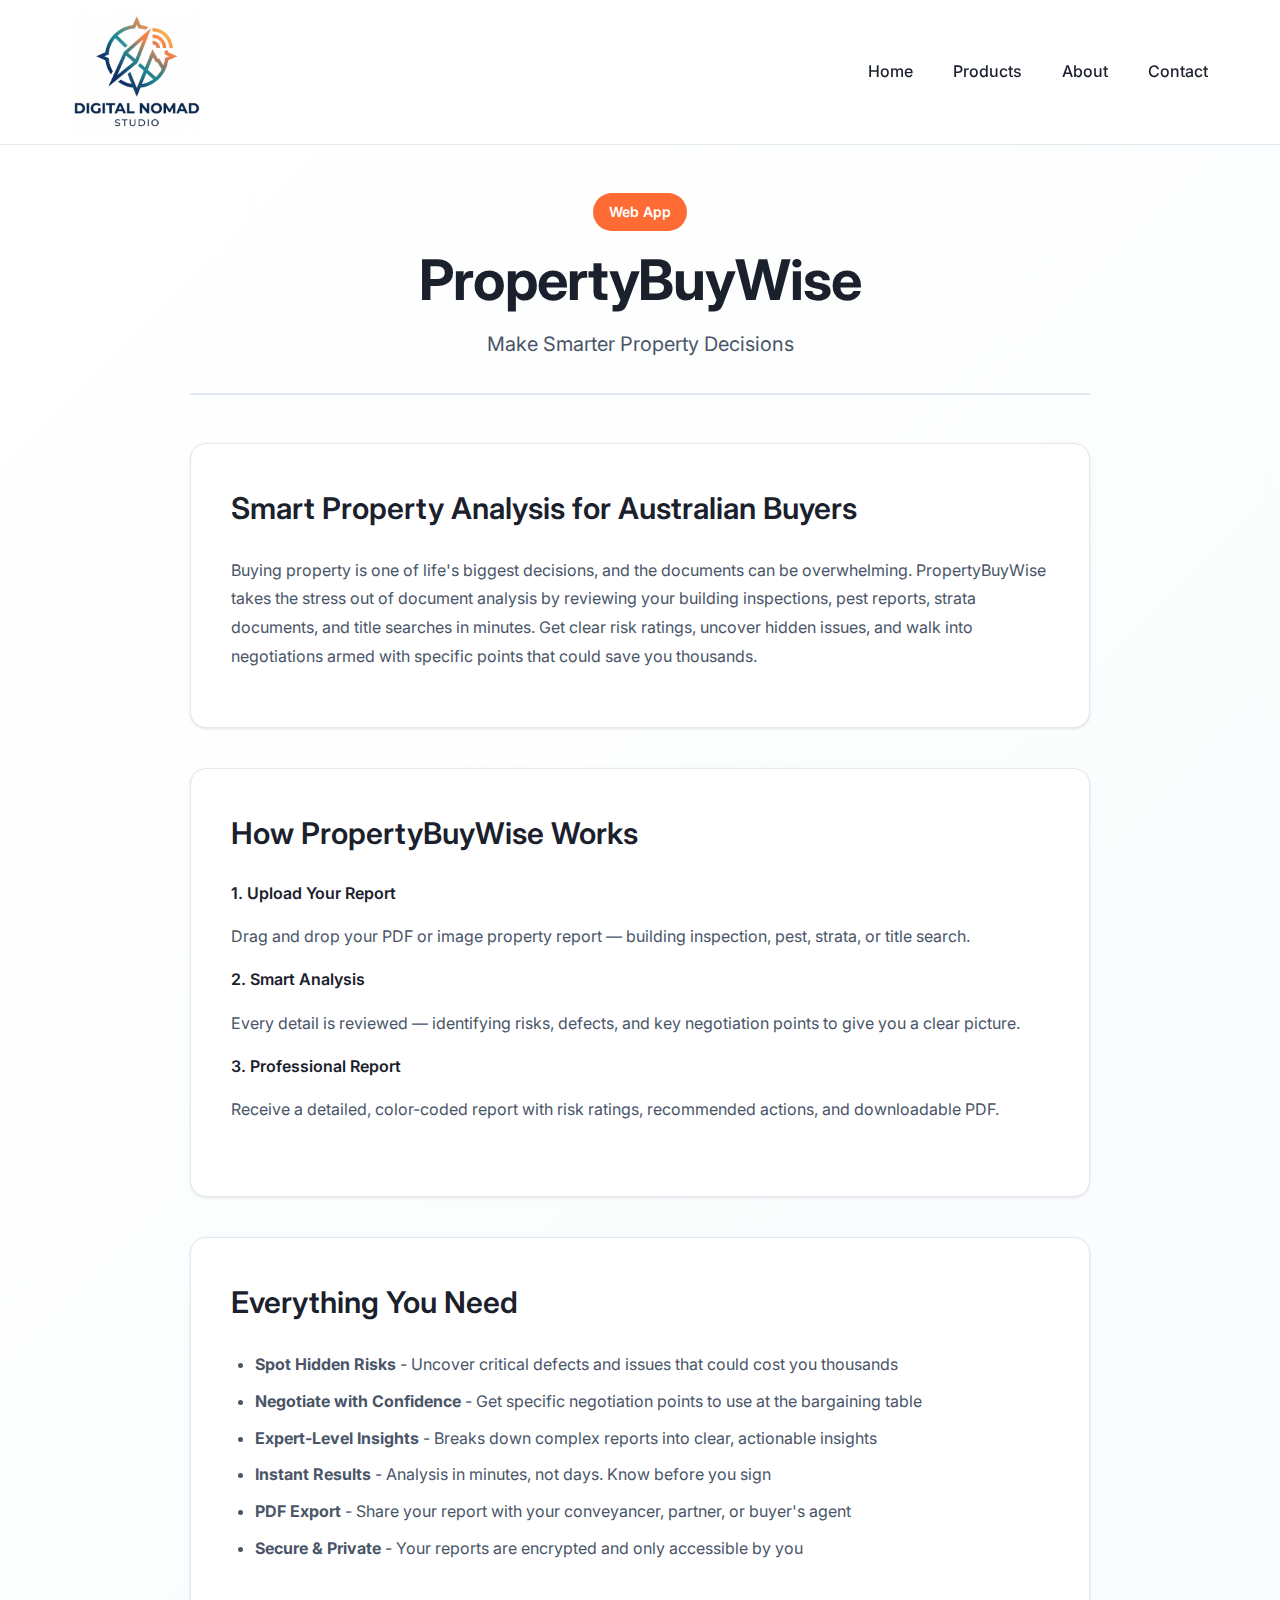
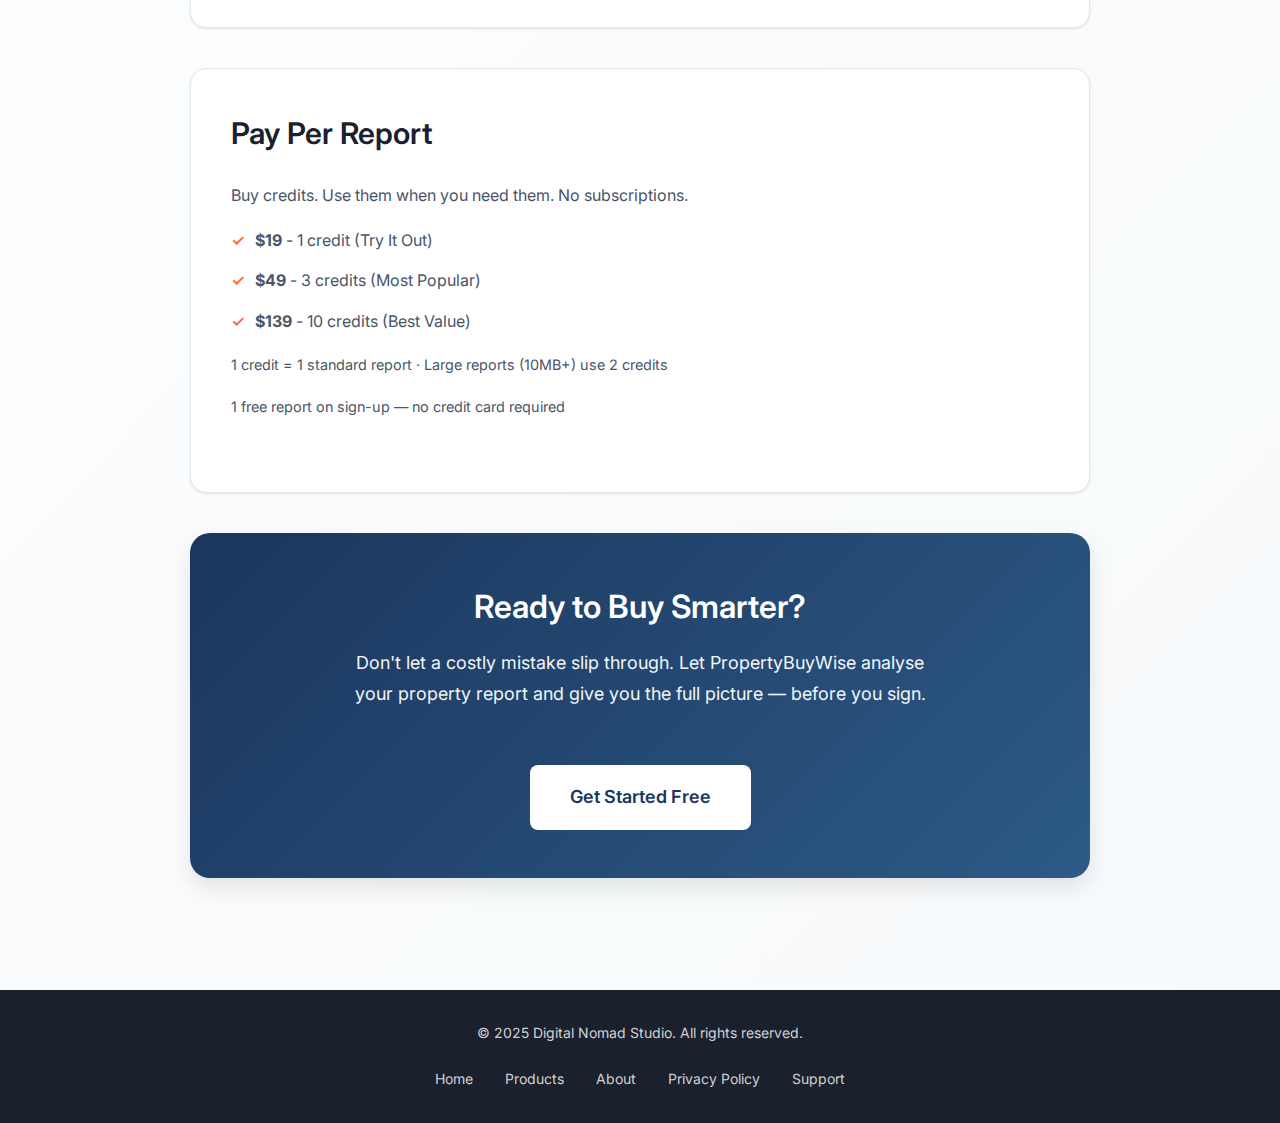
<file: propertybuywise.html>
<!DOCTYPE html>
<html lang="en">
<head>
    <meta charset="UTF-8">
    <meta name="viewport" content="width=device-width, initial-scale=1.0">
    <meta name="description" content="PropertyBuyWise - Smart property analysis tools for Australian buyers. Make smarter, data-driven property decisions with confidence.">
    <meta name="theme-color" content="#1a365d">
    <title>PropertyBuyWise - Make Smarter Property Decisions - Digital Nomad Studio</title>

    <!-- Canonical -->
    <link rel="canonical" href="https://www.digitalnomadstudio.io/propertybuywise.html">

    <!-- Open Graph -->
    <meta property="og:type" content="website">
    <meta property="og:title" content="PropertyBuyWise - Make Smarter Property Decisions">
    <meta property="og:description" content="Smart property analysis tools for Australian buyers. Make smarter, data-driven property decisions with confidence.">
    <meta property="og:url" content="https://www.digitalnomadstudio.io/propertybuywise.html">
    <meta property="og:image" content="https://www.digitalnomadstudio.io/Property_featured.png">
    <meta property="og:site_name" content="Digital Nomad Studio">

    <!-- Twitter Card -->
    <meta name="twitter:card" content="summary_large_image">
    <meta name="twitter:title" content="PropertyBuyWise - Make Smarter Property Decisions">
    <meta name="twitter:description" content="Smart property analysis tools for Australian buyers. Make smarter, data-driven property decisions with confidence.">
    <meta name="twitter:image" content="https://www.digitalnomadstudio.io/Property_featured.png">

    <!-- Favicons -->
    <link rel="icon" type="image/png" sizes="32x32" href="favicon-32x32.png?v=2">
    <link rel="icon" type="image/png" sizes="16x16" href="favicon-16x16.png?v=2">
    <link rel="apple-touch-icon" sizes="180x180" href="apple-touch-icon.png?v=2">
    <link rel="manifest" href="site.webmanifest?v=2">
    
    <link rel="stylesheet" href="styles.css">
    <link rel="preconnect" href="https://fonts.googleapis.com">
    <link rel="preconnect" href="https://fonts.gstatic.com" crossorigin>
    <link href="https://fonts.googleapis.com/css2?family=Inter:wght@300;400;500;600;700&display=swap" rel="stylesheet">
</head>
<body>
    <header class="header">
        <div class="container">
            <div class="logo-container">
                <a href="./">
                    <img src="Logo.png" alt="Digital Nomad Studio Logo" class="logo">
                </a>
            </div>
            <nav class="nav">
                <ul class="nav-menu" id="navMenu">
                    <li><a href="./">Home</a></li>
                    <li><a href="products.html">Products</a></li>
                    <li><a href="about.html">About</a></li>
                    <li><a href="./#contact">Contact</a></li>
                </ul>
                <button class="mobile-menu-toggle" id="mobileMenuToggle" aria-label="Toggle menu">
                    <span class="hamburger"></span>
                </button>
            </nav>
        </div>
    </header>

    <div class="menu-backdrop" id="menuBackdrop"></div>

    <main>
        <section class="page-content">
            <div class="container">
                <div class="content-wrapper">
                    <div class="page-header">
                        <span class="product-badge" style="margin-bottom: 1rem;">Web App</span>
                        <h1 class="page-title">PropertyBuyWise</h1>
                        <p class="page-subtitle">Make Smarter Property Decisions</p>
                    </div>

                    <!-- About Section -->
                    <div class="content-section">
                        <h2>Smart Property Analysis for Australian Buyers</h2>
                        <p>Buying property is one of life's biggest decisions, and the documents can be overwhelming. PropertyBuyWise takes the stress out of document analysis by reviewing your building inspections, pest reports, strata documents, and title searches in minutes. Get clear risk ratings, uncover hidden issues, and walk into negotiations armed with specific points that could save you thousands.</p>
                    </div>

                    <!-- How It Works Section -->
                    <div class="content-section">
                        <h2>How PropertyBuyWise Works</h2>
                        <div class="product-features">
                            <h4>1. Upload Your Report</h4>
                            <p>Drag and drop your PDF or image property report — building inspection, pest, strata, or title search.</p>
                            
                            <h4>2. Smart Analysis</h4>
                            <p>Every detail is reviewed — identifying risks, defects, and key negotiation points to give you a clear picture.</p>
                            
                            <h4>3. Professional Report</h4>
                            <p>Receive a detailed, color-coded report with risk ratings, recommended actions, and downloadable PDF.</p>
                        </div>
                    </div>

                    <!-- Features Section -->
                    <div class="content-section">
                        <h2>Everything You Need</h2>
                        <ul>
                            <li><strong>Spot Hidden Risks</strong> - Uncover critical defects and issues that could cost you thousands</li>
                            <li><strong>Negotiate with Confidence</strong> - Get specific negotiation points to use at the bargaining table</li>
                            <li><strong>Expert-Level Insights</strong> - Breaks down complex reports into clear, actionable insights</li>
                            <li><strong>Instant Results</strong> - Analysis in minutes, not days. Know before you sign</li>
                            <li><strong>PDF Export</strong> - Share your report with your conveyancer, partner, or buyer's agent</li>
                            <li><strong>Secure & Private</strong> - Your reports are encrypted and only accessible by you</li>
                        </ul>
                    </div>

                    <!-- Pricing Section -->
                    <div class="content-section">
                        <h2>Pay Per Report</h2>
                        <p>Buy credits. Use them when you need them. No subscriptions.</p>
                        <div class="product-features">
                            <ul>
                                <li><strong>$19</strong> - 1 credit (Try It Out)</li>
                                <li><strong>$49</strong> - 3 credits (Most Popular)</li>
                                <li><strong>$139</strong> - 10 credits (Best Value)</li>
                            </ul>
                            <p style="margin-top: 1rem; font-size: 0.9rem; color: var(--text-secondary);">1 credit = 1 standard report · Large reports (10MB+) use 2 credits</p>
                            <p style="font-size: 0.9rem; color: var(--text-secondary);">1 free report on sign-up — no credit card required</p>
                        </div>
                    </div>

                    <!-- CTA Section -->
                    <div class="contact-box">
                        <h2>Ready to Buy Smarter?</h2>
                        <p>Don't let a costly mistake slip through. Let PropertyBuyWise analyse your property report and give you the full picture — before you sign.</p>
                        <a href="https://www.propertybuywise.com.au" class="btn btn-primary btn-large" target="_blank" rel="noopener" style="margin-top: 1.5rem;">Get Started Free</a>
                    </div>
                </div>
            </div>
        </section>
    </main>

    <footer class="footer">
        <div class="container">
            <div class="footer-content">
                <p>&copy; 2025 Digital Nomad Studio. All rights reserved.</p>
                <div class="footer-links">
                    <a href="./">Home</a>
                    <a href="products.html">Products</a>
                    <a href="about.html">About</a>
                    <a href="privacy.html">Privacy Policy</a>
                    <a href="support.html">Support</a>
                </div>
            </div>
        </div>
    </footer>

    <script>
        // Mobile menu toggle
        const mobileMenuToggle = document.getElementById('mobileMenuToggle');
        const navMenu = document.getElementById('navMenu');
        const menuBackdrop = document.getElementById('menuBackdrop');

        mobileMenuToggle.addEventListener('click', () => {
            mobileMenuToggle.classList.toggle('active');
            navMenu.classList.toggle('active');
            menuBackdrop.classList.toggle('active');
            document.body.style.overflow = navMenu.classList.contains('active') ? 'hidden' : '';
        });

        // Close menu when clicking backdrop
        menuBackdrop.addEventListener('click', () => {
            mobileMenuToggle.classList.remove('active');
            navMenu.classList.remove('active');
            menuBackdrop.classList.remove('active');
            document.body.style.overflow = '';
        });

        // Close menu when clicking outside
        document.addEventListener('click', (e) => {
            if (!e.target.closest('.nav')) {
                mobileMenuToggle.classList.remove('active');
                navMenu.classList.remove('active');
                menuBackdrop.classList.remove('active');
                document.body.style.overflow = '';
            }
        });

        // Close menu when clicking a link
        navMenu.querySelectorAll('a').forEach(link => {
            link.addEventListener('click', () => {
                mobileMenuToggle.classList.remove('active');
                navMenu.classList.remove('active');
                menuBackdrop.classList.remove('active');
                document.body.style.overflow = '';
            });
        });
    </script>
</body>
</html>
</file>
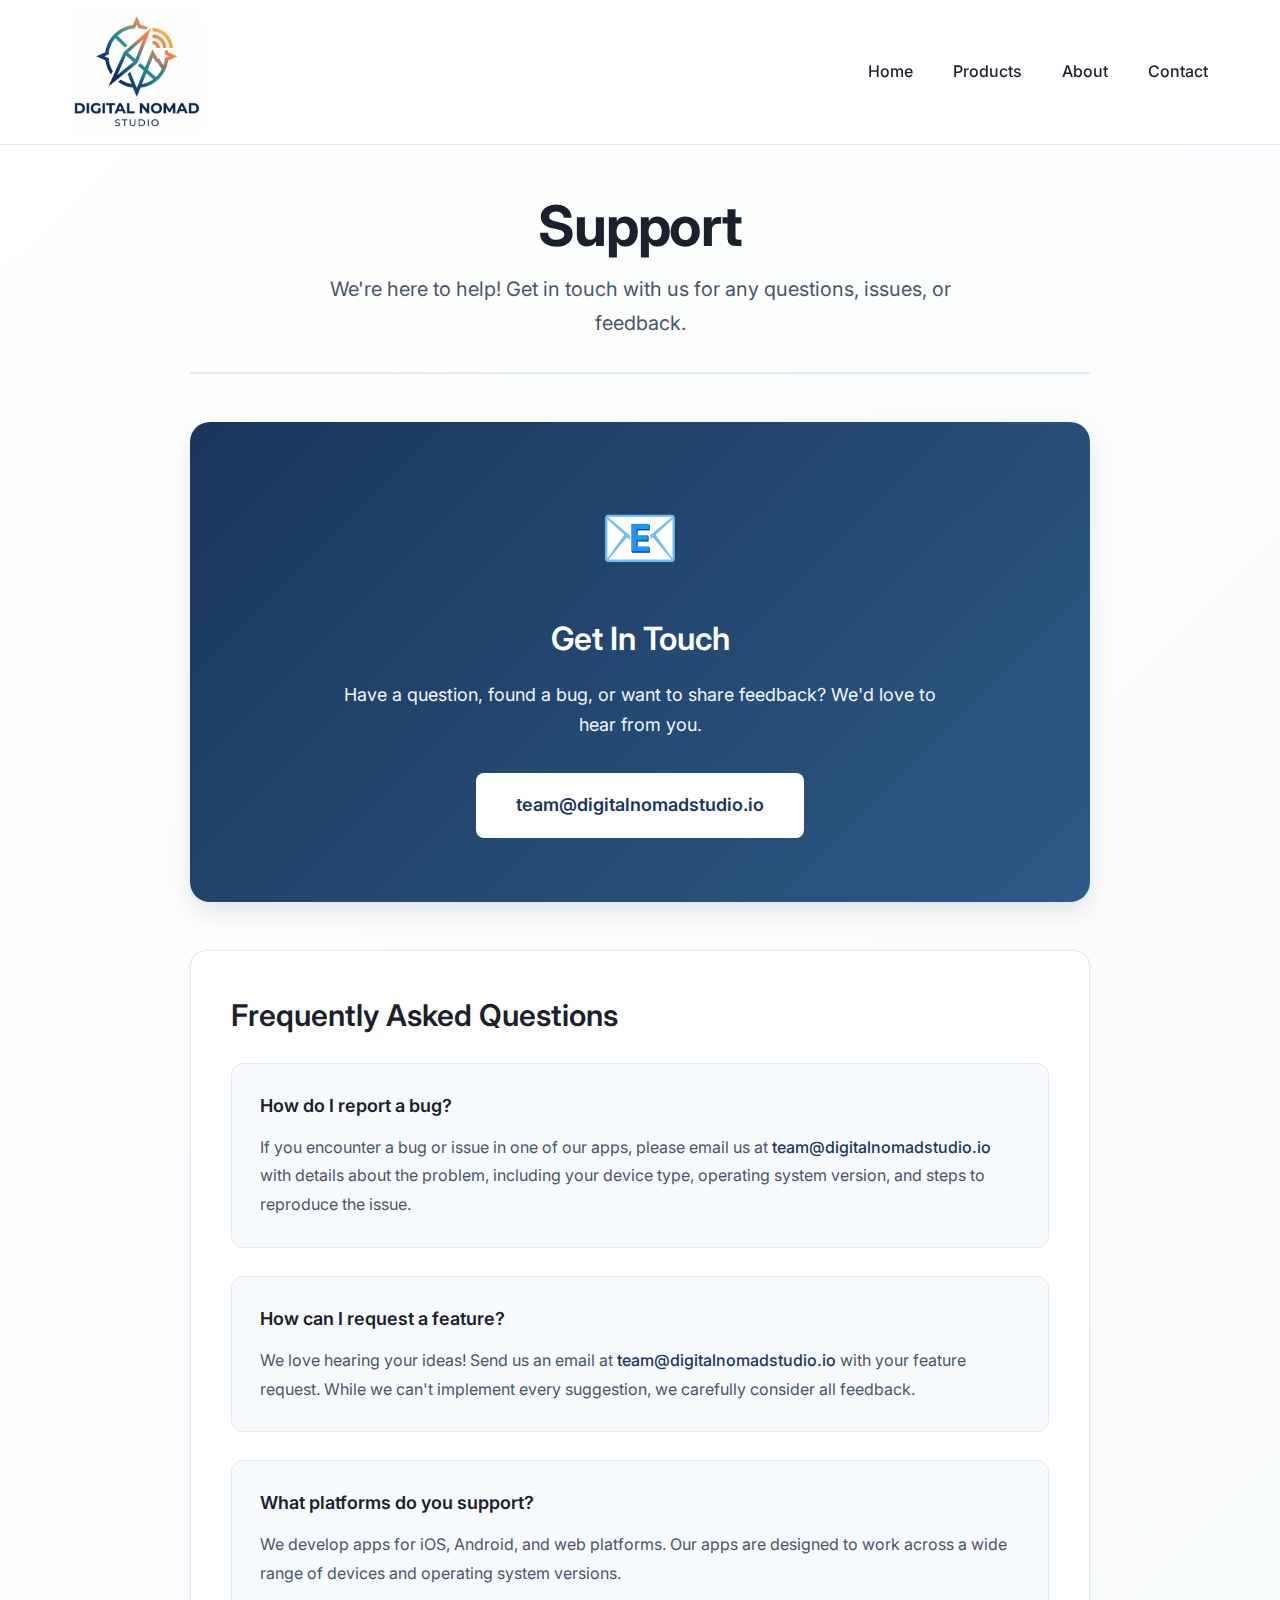
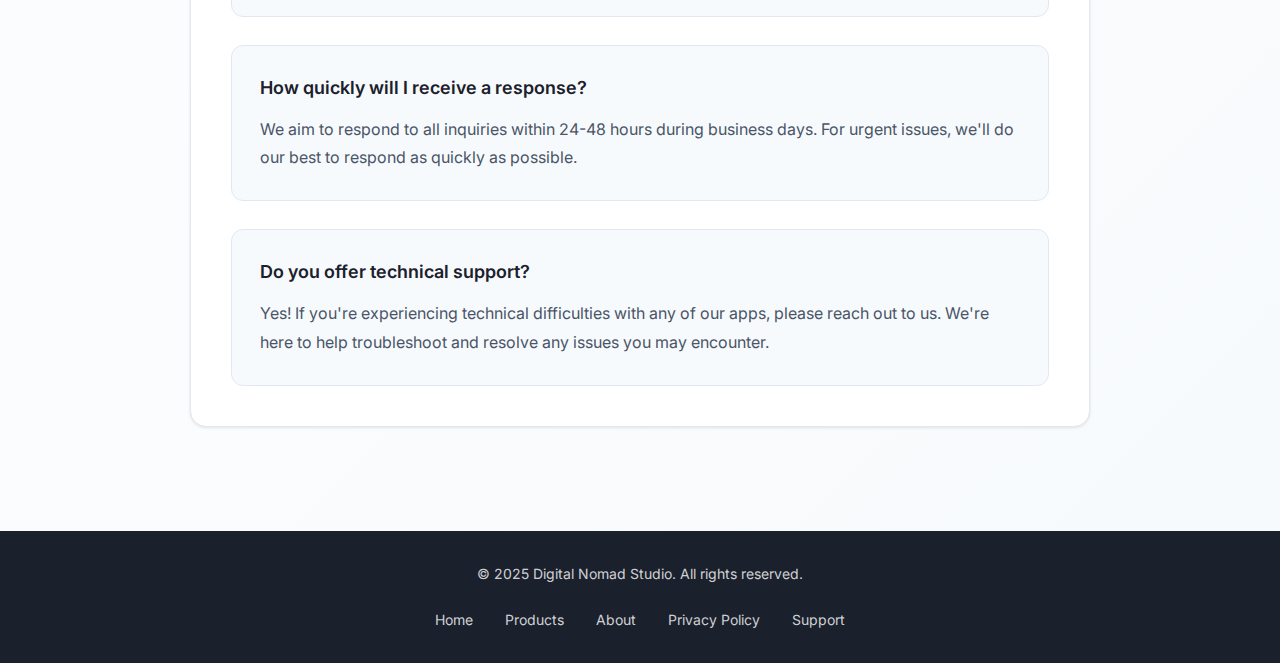
<file: support.html>
<!DOCTYPE html>
<html lang="en">
<head>
    <meta charset="UTF-8">
    <meta name="viewport" content="width=device-width, initial-scale=1.0">
    <meta name="description" content="Get support for Digital Nomad Studio apps including MatchTagr, M4SP, TeamRelay, and PropertyBuyWise.">
    <meta name="theme-color" content="#1a365d">
    <title>Support - Digital Nomad Studio</title>

    <!-- Canonical -->
    <link rel="canonical" href="https://www.digitalnomadstudio.io/support.html">

    <!-- Open Graph -->
    <meta property="og:type" content="website">
    <meta property="og:title" content="Support - Digital Nomad Studio">
    <meta property="og:description" content="Get support for Digital Nomad Studio apps including MatchTagr, M4SP, TeamRelay, and PropertyBuyWise.">
    <meta property="og:url" content="https://www.digitalnomadstudio.io/support.html">
    <meta property="og:image" content="https://www.digitalnomadstudio.io/Logo.png">
    <meta property="og:site_name" content="Digital Nomad Studio">

    <!-- Twitter Card -->
    <meta name="twitter:card" content="summary">
    <meta name="twitter:title" content="Support - Digital Nomad Studio">
    <meta name="twitter:description" content="Get support for Digital Nomad Studio apps including MatchTagr, M4SP, TeamRelay, and PropertyBuyWise.">

    <!-- Favicons -->
    <link rel="icon" type="image/png" sizes="32x32" href="favicon-32x32.png?v=2">
    <link rel="icon" type="image/png" sizes="16x16" href="favicon-16x16.png?v=2">
    <link rel="apple-touch-icon" sizes="180x180" href="apple-touch-icon.png?v=2">
    <link rel="manifest" href="site.webmanifest?v=2">
    
    <link rel="stylesheet" href="styles.css">
    <link rel="preconnect" href="https://fonts.googleapis.com">
    <link rel="preconnect" href="https://fonts.gstatic.com" crossorigin>
    <link href="https://fonts.googleapis.com/css2?family=Inter:wght@300;400;500;600;700&display=swap" rel="stylesheet">
</head>
<body>
    <header class="header">
        <div class="container">
            <div class="logo-container">
                <a href="./">
                    <img src="Logo.png" alt="Digital Nomad Studio Logo" class="logo">
                </a>
            </div>
            <nav class="nav">
                <ul class="nav-menu" id="navMenu">
                    <li><a href="./">Home</a></li>
                    <li><a href="products.html">Products</a></li>
                    <li><a href="about.html">About</a></li>
                    <li><a href="index.html#contact">Contact</a></li>
                </ul>
                <button class="mobile-menu-toggle" id="mobileMenuToggle" aria-label="Toggle menu">
                    <span class="hamburger"></span>
                </button>
            </nav>
        </div>
    </header>

    <div class="menu-backdrop" id="menuBackdrop"></div>

    <main>
        <section class="page-content">
            <div class="container">
                <div class="content-wrapper">
                    <div class="page-header">
                        <h1 class="page-title">Support</h1>
                        <p class="page-subtitle">We're here to help! Get in touch with us for any questions, issues, or feedback.</p>
                    </div>

                    <div class="contact-box contact-box-large">
                        <div class="contact-icon">📧</div>
                        <h2>Get In Touch</h2>
                        <p>Have a question, found a bug, or want to share feedback? We'd love to hear from you.</p>
                        <a href="mailto:team@digitalnomadstudio.io" class="btn btn-primary btn-large">team@digitalnomadstudio.io</a>
                    </div>

                    <div class="content-section">
                        <h2>Frequently Asked Questions</h2>
                        
                        <div class="faq-item">
                            <h3>How do I report a bug?</h3>
                            <p>If you encounter a bug or issue in one of our apps, please email us at <a href="mailto:team@digitalnomadstudio.io">team@digitalnomadstudio.io</a> with details about the problem, including your device type, operating system version, and steps to reproduce the issue.</p>
                        </div>

                        <div class="faq-item">
                            <h3>How can I request a feature?</h3>
                            <p>We love hearing your ideas! Send us an email at <a href="mailto:team@digitalnomadstudio.io">team@digitalnomadstudio.io</a> with your feature request. While we can't implement every suggestion, we carefully consider all feedback.</p>
                        </div>

                        <div class="faq-item">
                            <h3>What platforms do you support?</h3>
                            <p>We develop apps for iOS, Android, and web platforms. Our apps are designed to work across a wide range of devices and operating system versions.</p>
                        </div>

                        <div class="faq-item">
                            <h3>How quickly will I receive a response?</h3>
                            <p>We aim to respond to all inquiries within 24-48 hours during business days. For urgent issues, we'll do our best to respond as quickly as possible.</p>
                        </div>

                        <div class="faq-item">
                            <h3>Do you offer technical support?</h3>
                            <p>Yes! If you're experiencing technical difficulties with any of our apps, please reach out to us. We're here to help troubleshoot and resolve any issues you may encounter.</p>
                        </div>
                    </div>
                </div>
            </div>
        </section>
    </main>

    <footer class="footer">
        <div class="container">
            <div class="footer-content">
                <p>&copy; 2025 Digital Nomad Studio. All rights reserved.</p>
                <div class="footer-links">
                    <a href="./">Home</a>
                    <a href="products.html">Products</a>
                    <a href="about.html">About</a>
                    <a href="privacy.html">Privacy Policy</a>
                    <a href="support.html">Support</a>
                </div>
            </div>
        </div>
    </footer>

    <script>
        // Mobile menu toggle
        const mobileMenuToggle = document.getElementById('mobileMenuToggle');
        const navMenu = document.getElementById('navMenu');
        const menuBackdrop = document.getElementById('menuBackdrop');

        mobileMenuToggle.addEventListener('click', () => {
            mobileMenuToggle.classList.toggle('active');
            navMenu.classList.toggle('active');
            menuBackdrop.classList.toggle('active');
            document.body.style.overflow = navMenu.classList.contains('active') ? 'hidden' : '';
        });

        // Close menu when clicking backdrop
        menuBackdrop.addEventListener('click', () => {
            mobileMenuToggle.classList.remove('active');
            navMenu.classList.remove('active');
            menuBackdrop.classList.remove('active');
            document.body.style.overflow = '';
        });

        // Close menu when clicking outside
        document.addEventListener('click', (e) => {
            if (!e.target.closest('.nav')) {
                mobileMenuToggle.classList.remove('active');
                navMenu.classList.remove('active');
                menuBackdrop.classList.remove('active');
                document.body.style.overflow = '';
            }
        });

        // Close menu when clicking a link
        navMenu.querySelectorAll('a').forEach(link => {
            link.addEventListener('click', () => {
                mobileMenuToggle.classList.remove('active');
                navMenu.classList.remove('active');
                menuBackdrop.classList.remove('active');
                document.body.style.overflow = '';
            });
        });
    </script>
</body>
</html>
</file>
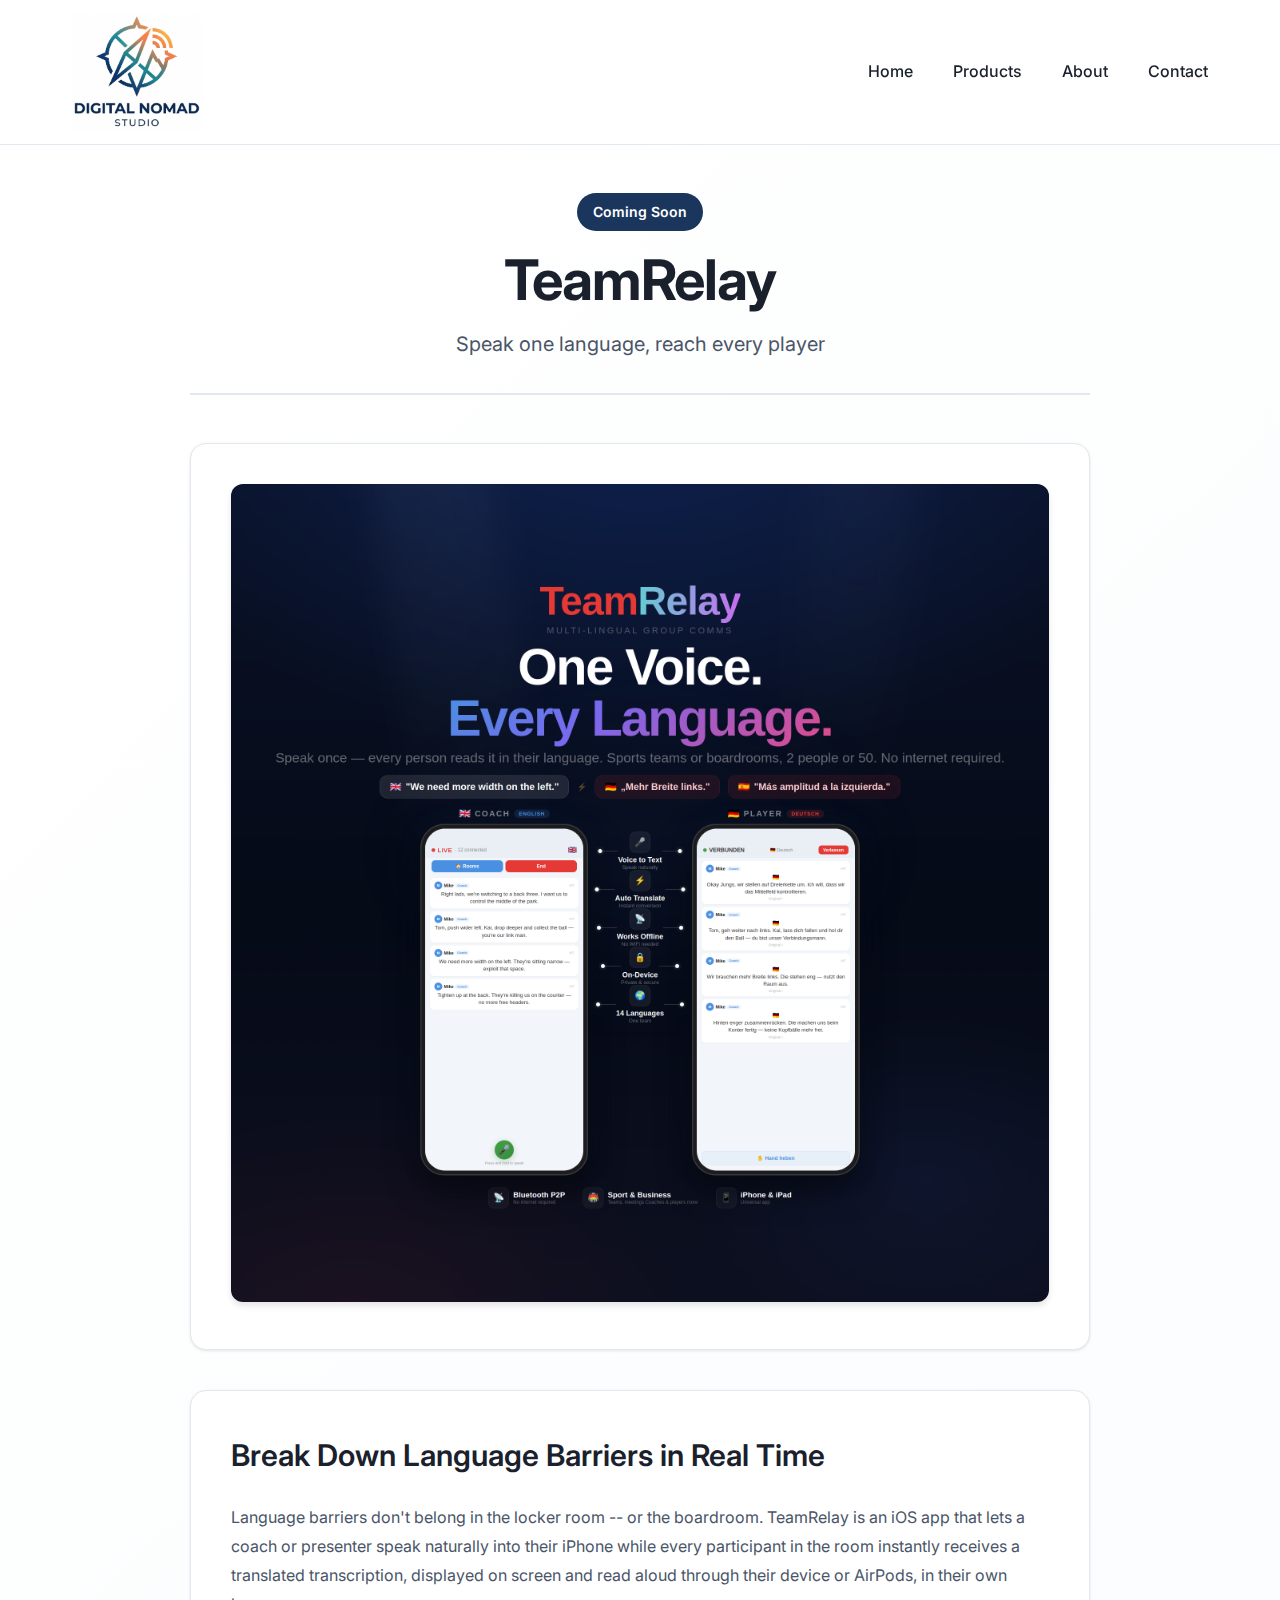
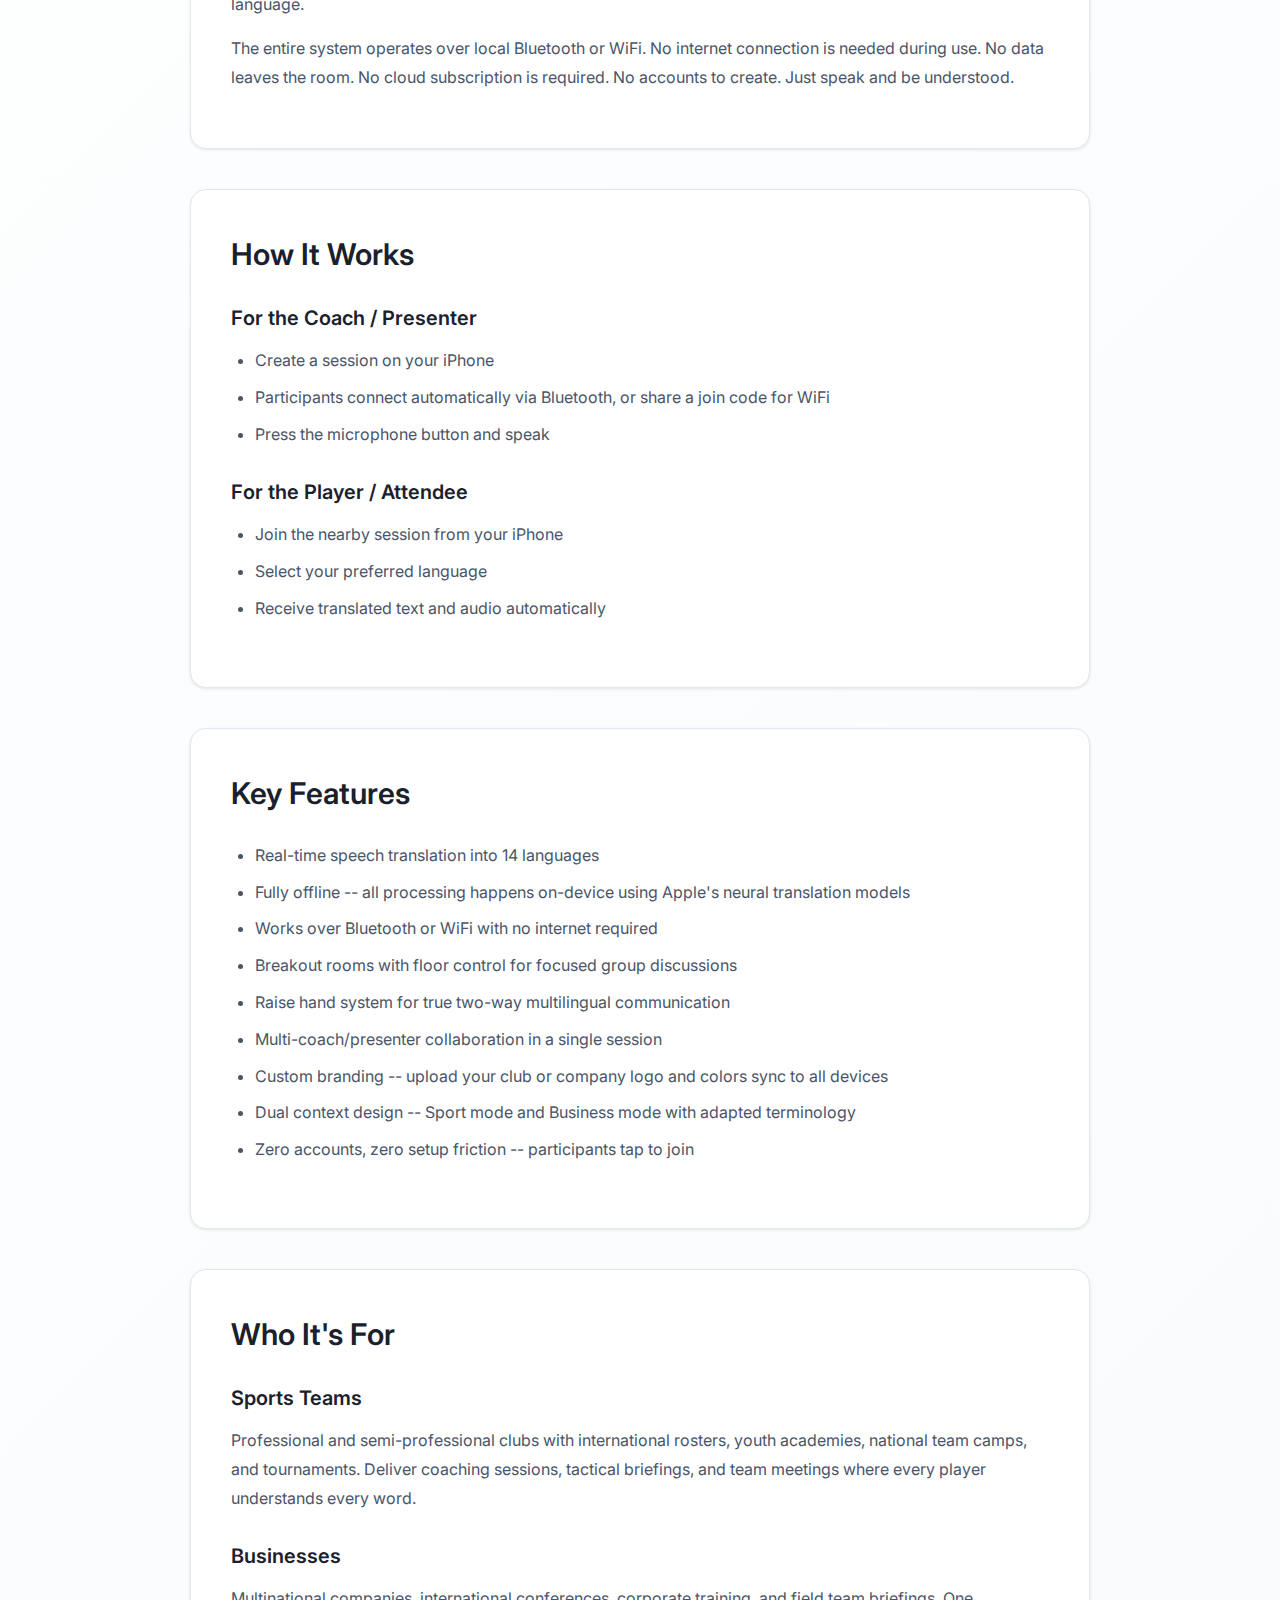
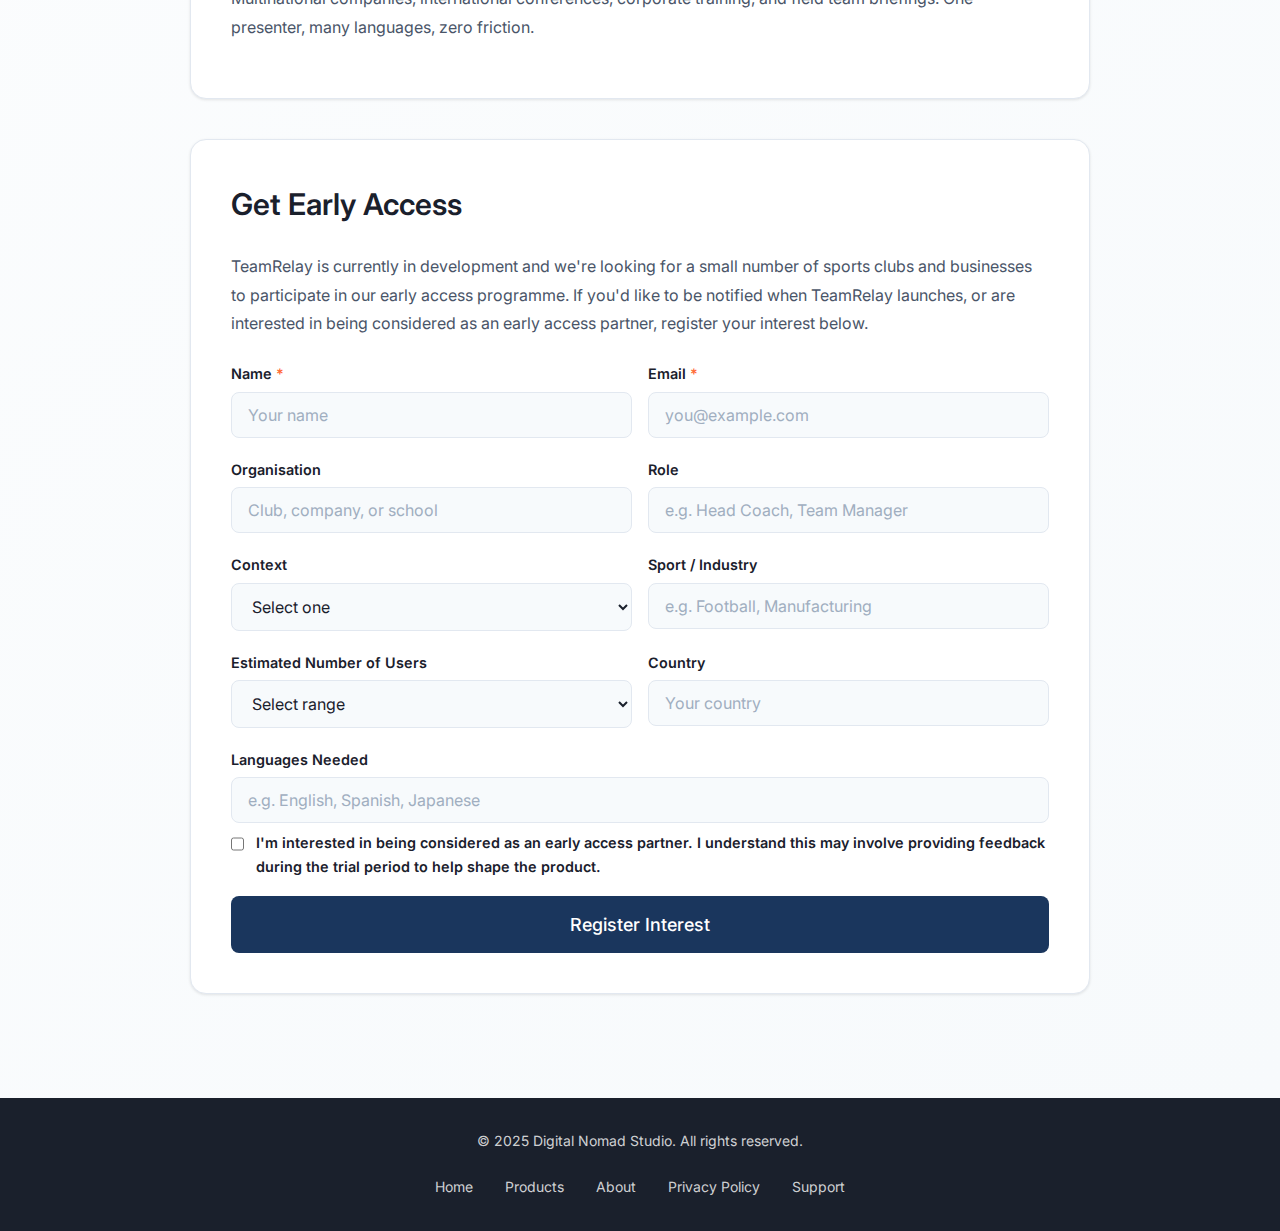
<file: teamrelay.html>
<!DOCTYPE html>
<html lang="en">
<head>
    <meta charset="UTF-8">
    <meta name="viewport" content="width=device-width, initial-scale=1.0">
    <meta name="description" content="TeamRelay - Real-time offline speech translation for sports teams and businesses. Speak one language, reach every player. Register for early access.">
    <meta name="theme-color" content="#1a365d">
    <title>TeamRelay - Multi-lingual Comms for Teams - Digital Nomad Studio</title>

    <!-- Canonical -->
    <link rel="canonical" href="https://www.digitalnomadstudio.io/teamrelay.html">

    <!-- Open Graph -->
    <meta property="og:type" content="website">
    <meta property="og:title" content="TeamRelay - Multi-lingual Comms for Teams">
    <meta property="og:description" content="Real-time offline speech translation for sports teams and businesses. Speak one language, reach every player.">
    <meta property="og:url" content="https://www.digitalnomadstudio.io/teamrelay.html">
    <meta property="og:image" content="https://www.digitalnomadstudio.io/teamrelay-featured.png">
    <meta property="og:site_name" content="Digital Nomad Studio">

    <!-- Twitter Card -->
    <meta name="twitter:card" content="summary_large_image">
    <meta name="twitter:title" content="TeamRelay - Multi-lingual Comms for Teams">
    <meta name="twitter:description" content="Real-time offline speech translation for sports teams and businesses. Speak one language, reach every player.">
    <meta name="twitter:image" content="https://www.digitalnomadstudio.io/teamrelay-featured.png">

    <!-- Favicons -->
    <link rel="icon" type="image/png" sizes="32x32" href="favicon-32x32.png?v=2">
    <link rel="icon" type="image/png" sizes="16x16" href="favicon-16x16.png?v=2">
    <link rel="apple-touch-icon" sizes="180x180" href="apple-touch-icon.png?v=2">
    <link rel="manifest" href="site.webmanifest?v=2">

    <link rel="stylesheet" href="styles.css">
    <link rel="preconnect" href="https://fonts.googleapis.com">
    <link rel="preconnect" href="https://fonts.gstatic.com" crossorigin>
    <link href="https://fonts.googleapis.com/css2?family=Inter:wght@300;400;500;600;700&display=swap" rel="stylesheet">
</head>
<body>
    <header class="header">
        <div class="container">
            <div class="logo-container">
                <a href="./">
                    <img src="Logo.png" alt="Digital Nomad Studio Logo" class="logo">
                </a>
            </div>
            <nav class="nav">
                <ul class="nav-menu" id="navMenu">
                    <li><a href="./">Home</a></li>
                    <li><a href="products.html">Products</a></li>
                    <li><a href="about.html">About</a></li>
                    <li><a href="index.html#contact">Contact</a></li>
                </ul>
                <button class="mobile-menu-toggle" id="mobileMenuToggle" aria-label="Toggle menu">
                    <span class="hamburger"></span>
                </button>
            </nav>
        </div>
    </header>

    <div class="menu-backdrop" id="menuBackdrop"></div>

    <main>
        <section class="page-content">
            <div class="container">
                <div class="content-wrapper">
                    <div class="page-header">
                        <span class="product-badge product-badge-coming-soon" style="margin-bottom: 1rem;">Coming Soon</span>
                        <h1 class="page-title">TeamRelay</h1>
                        <p class="page-subtitle">Speak one language, reach every player</p>
                    </div>

                    <!-- Hero Image -->
                    <div class="content-section">
                        <img src="teamrelay-learnmore.png" alt="TeamRelay - Multi-lingual Comms for Teams" style="width: 100%; height: auto; border-radius: 12px; box-shadow: var(--shadow-md);">
                    </div>

                    <!-- About Section -->
                    <div class="content-section">
                        <h2>Break Down Language Barriers in Real Time</h2>
                        <p>Language barriers don't belong in the locker room -- or the boardroom. TeamRelay is an iOS app that lets a coach or presenter speak naturally into their iPhone while every participant in the room instantly receives a translated transcription, displayed on screen and read aloud through their device or AirPods, in their own language.</p>
                        <p>The entire system operates over local Bluetooth or WiFi. No internet connection is needed during use. No data leaves the room. No cloud subscription is required. No accounts to create. Just speak and be understood.</p>
                    </div>

                    <!-- How It Works Section -->
                    <div class="content-section">
                        <h2>How It Works</h2>
                        <h3>For the Coach / Presenter</h3>
                        <ul>
                            <li>Create a session on your iPhone</li>
                            <li>Participants connect automatically via Bluetooth, or share a join code for WiFi</li>
                            <li>Press the microphone button and speak</li>
                        </ul>
                        <h3>For the Player / Attendee</h3>
                        <ul>
                            <li>Join the nearby session from your iPhone</li>
                            <li>Select your preferred language</li>
                            <li>Receive translated text and audio automatically</li>
                        </ul>
                    </div>

                    <!-- Features Section -->
                    <div class="content-section">
                        <h2>Key Features</h2>
                        <ul>
                            <li>Real-time speech translation into 14 languages</li>
                            <li>Fully offline -- all processing happens on-device using Apple's neural translation models</li>
                            <li>Works over Bluetooth or WiFi with no internet required</li>
                            <li>Breakout rooms with floor control for focused group discussions</li>
                            <li>Raise hand system for true two-way multilingual communication</li>
                            <li>Multi-coach/presenter collaboration in a single session</li>
                            <li>Custom branding -- upload your club or company logo and colors sync to all devices</li>
                            <li>Dual context design -- Sport mode and Business mode with adapted terminology</li>
                            <li>Zero accounts, zero setup friction -- participants tap to join</li>
                        </ul>
                    </div>

                    <!-- Who It's For Section -->
                    <div class="content-section">
                        <h2>Who It's For</h2>
                        <h3>Sports Teams</h3>
                        <p>Professional and semi-professional clubs with international rosters, youth academies, national team camps, and tournaments. Deliver coaching sessions, tactical briefings, and team meetings where every player understands every word.</p>
                        <h3>Businesses</h3>
                        <p>Multinational companies, international conferences, corporate training, and field team briefings. One presenter, many languages, zero friction.</p>
                    </div>

                    <!-- Waitlist Form Section -->
                    <div class="content-section" id="waitlist">
                        <h2>Get Early Access</h2>
                        <p>TeamRelay is currently in development and we're looking for a small number of sports clubs and businesses to participate in our early access programme. If you'd like to be notified when TeamRelay launches, or are interested in being considered as an early access partner, register your interest below.</p>

                        <form id="waitlistForm" class="waitlist-form">
                            <div class="form-row">
                                <div class="form-group">
                                    <label for="name">Name <span class="required">*</span></label>
                                    <input type="text" id="name" name="name" required placeholder="Your name">
                                </div>
                                <div class="form-group">
                                    <label for="email">Email <span class="required">*</span></label>
                                    <input type="email" id="email" name="email" required placeholder="you@example.com">
                                </div>
                            </div>

                            <div class="form-row">
                                <div class="form-group">
                                    <label for="organisation">Organisation</label>
                                    <input type="text" id="organisation" name="organisation" placeholder="Club, company, or school">
                                </div>
                                <div class="form-group">
                                    <label for="role">Role</label>
                                    <input type="text" id="role" name="role" placeholder="e.g. Head Coach, Team Manager">
                                </div>
                            </div>

                            <div class="form-row">
                                <div class="form-group">
                                    <label for="context">Context</label>
                                    <select id="context" name="context">
                                        <option value="" disabled selected>Select one</option>
                                        <option value="Sport">Sport</option>
                                        <option value="Business">Business</option>
                                        <option value="Education">Education</option>
                                        <option value="Other">Other</option>
                                    </select>
                                </div>
                                <div class="form-group">
                                    <label for="sport-industry">Sport / Industry</label>
                                    <input type="text" id="sport-industry" name="sport-industry" placeholder="e.g. Football, Manufacturing">
                                </div>
                            </div>

                            <div class="form-row">
                                <div class="form-group">
                                    <label for="users">Estimated Number of Users</label>
                                    <select id="users" name="users">
                                        <option value="" disabled selected>Select range</option>
                                        <option value="1-10">1 - 10</option>
                                        <option value="11-25">11 - 25</option>
                                        <option value="26-50">26 - 50</option>
                                        <option value="50+">50+</option>
                                    </select>
                                </div>
                                <div class="form-group">
                                    <label for="country">Country</label>
                                    <input type="text" id="country" name="country" placeholder="Your country">
                                </div>
                            </div>

                            <div class="form-group">
                                <label for="languages">Languages Needed</label>
                                <input type="text" id="languages" name="languages" placeholder="e.g. English, Spanish, Japanese">
                            </div>

                            <div class="form-group" style="margin-top: 0.5rem;">
                                <label class="checkbox-label" style="display: flex; align-items: flex-start; gap: 0.75rem; cursor: pointer;">
                                    <input type="checkbox" id="earlyAccess" name="earlyAccess" style="margin-top: 0.25rem; width: 18px; height: 18px; accent-color: var(--primary);">
                                    <span>I'm interested in being considered as an early access partner. I understand this may involve providing feedback during the trial period to help shape the product.</span>
                                </label>
                            </div>

                            <button type="submit" class="btn btn-primary btn-large" style="width: 100%; margin-top: 0.5rem;">Register Interest</button>
                        </form>

                        <div id="formSuccess" class="form-success" style="display: none;">
                            <h3>Thanks for your interest!</h3>
                            <p>Your email client will open with your details ready to send. Just hit send and we'll be in touch.</p>
                        </div>
                    </div>
                </div>
            </div>
        </section>
    </main>

    <footer class="footer">
        <div class="container">
            <div class="footer-content">
                <p>&copy; 2025 Digital Nomad Studio. All rights reserved.</p>
                <div class="footer-links">
                    <a href="./">Home</a>
                    <a href="products.html">Products</a>
                    <a href="about.html">About</a>
                    <a href="privacy.html">Privacy Policy</a>
                    <a href="support.html">Support</a>
                </div>
            </div>
        </div>
    </footer>

    <script>
        // Mobile menu toggle
        const mobileMenuToggle = document.getElementById('mobileMenuToggle');
        const navMenu = document.getElementById('navMenu');
        const menuBackdrop = document.getElementById('menuBackdrop');

        mobileMenuToggle.addEventListener('click', () => {
            mobileMenuToggle.classList.toggle('active');
            navMenu.classList.toggle('active');
            menuBackdrop.classList.toggle('active');
            document.body.style.overflow = navMenu.classList.contains('active') ? 'hidden' : '';
        });

        // Close menu when clicking backdrop
        menuBackdrop.addEventListener('click', () => {
            mobileMenuToggle.classList.remove('active');
            navMenu.classList.remove('active');
            menuBackdrop.classList.remove('active');
            document.body.style.overflow = '';
        });

        // Close menu when clicking outside
        document.addEventListener('click', (e) => {
            if (!e.target.closest('.nav')) {
                mobileMenuToggle.classList.remove('active');
                navMenu.classList.remove('active');
                menuBackdrop.classList.remove('active');
                document.body.style.overflow = '';
            }
        });

        // Close menu when clicking a link
        navMenu.querySelectorAll('a').forEach(link => {
            link.addEventListener('click', () => {
                mobileMenuToggle.classList.remove('active');
                navMenu.classList.remove('active');
                menuBackdrop.classList.remove('active');
                document.body.style.overflow = '';
            });
        });

        // Waitlist form submission
        document.getElementById('waitlistForm').addEventListener('submit', function(e) {
            e.preventDefault();

            const name = document.getElementById('name').value;
            const email = document.getElementById('email').value;
            const organisation = document.getElementById('organisation').value;
            const role = document.getElementById('role').value;
            const context = document.getElementById('context').value;
            const sportIndustry = document.getElementById('sport-industry').value;
            const users = document.getElementById('users').value;
            const country = document.getElementById('country').value;
            const languages = document.getElementById('languages').value;
            const earlyAccess = document.getElementById('earlyAccess').checked;

            const body = [
                'Hi,',
                '',
                "I'm interested in TeamRelay and would like to register my interest.",
                '',
                'Name: ' + name,
                'Email: ' + email,
                'Organisation: ' + (organisation || 'N/A'),
                'Role: ' + (role || 'N/A'),
                'Context: ' + (context || 'N/A'),
                'Sport / Industry: ' + (sportIndustry || 'N/A'),
                'Estimated Users: ' + (users || 'N/A'),
                'Languages Needed: ' + (languages || 'N/A'),
                'Country: ' + (country || 'N/A'),
                '',
                'Early Access Partner: ' + (earlyAccess ? 'Yes - interested in participating in the early access programme' : 'No - notify me at launch')
            ].join('\n');

            const subject = 'TeamRelay - Expression of Interest' + (earlyAccess ? ' (Early Access)' : '') + ' - ' + name;
            const mailtoUrl = 'mailto:team@digitalnomadstudio.io?subject=' + encodeURIComponent(subject) + '&body=' + encodeURIComponent(body);

            window.location.href = mailtoUrl;

            document.getElementById('waitlistForm').style.display = 'none';
            document.getElementById('formSuccess').style.display = 'block';
        });
    </script>
</body>
</html>
</file>
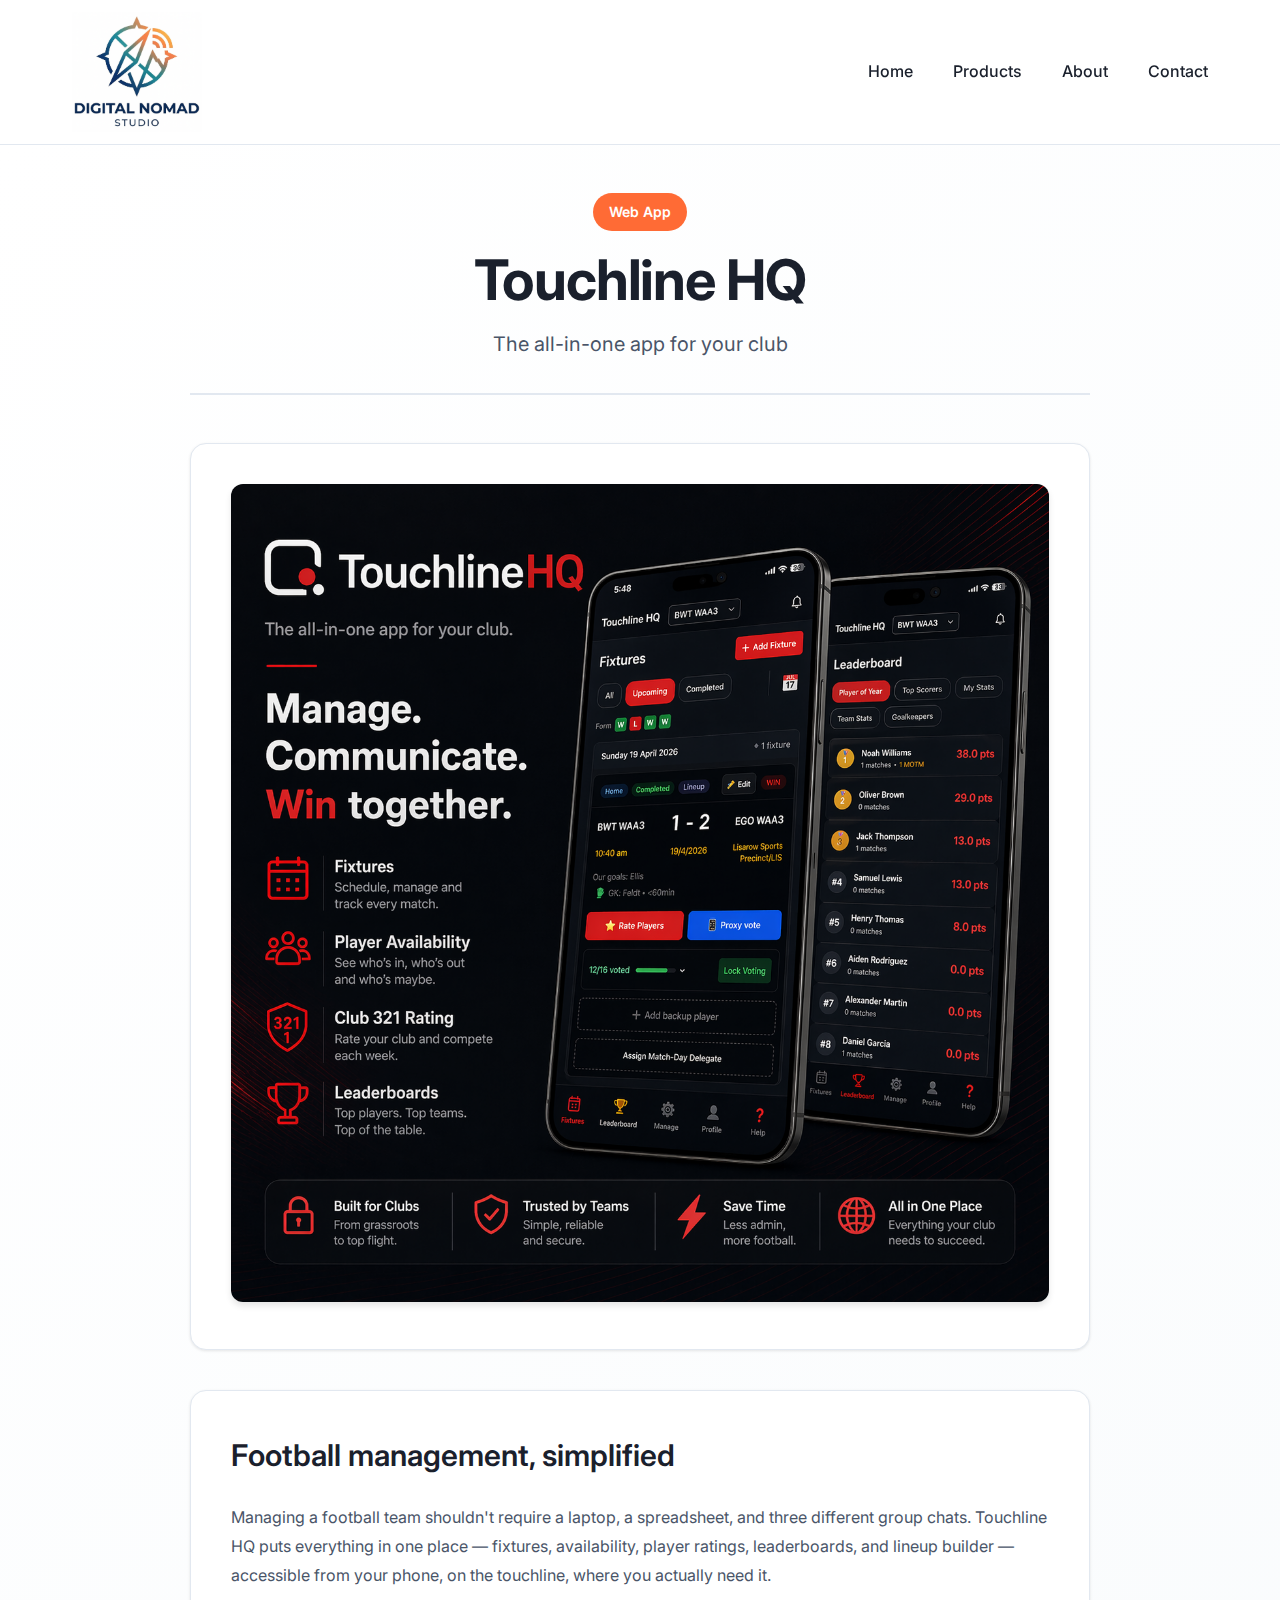
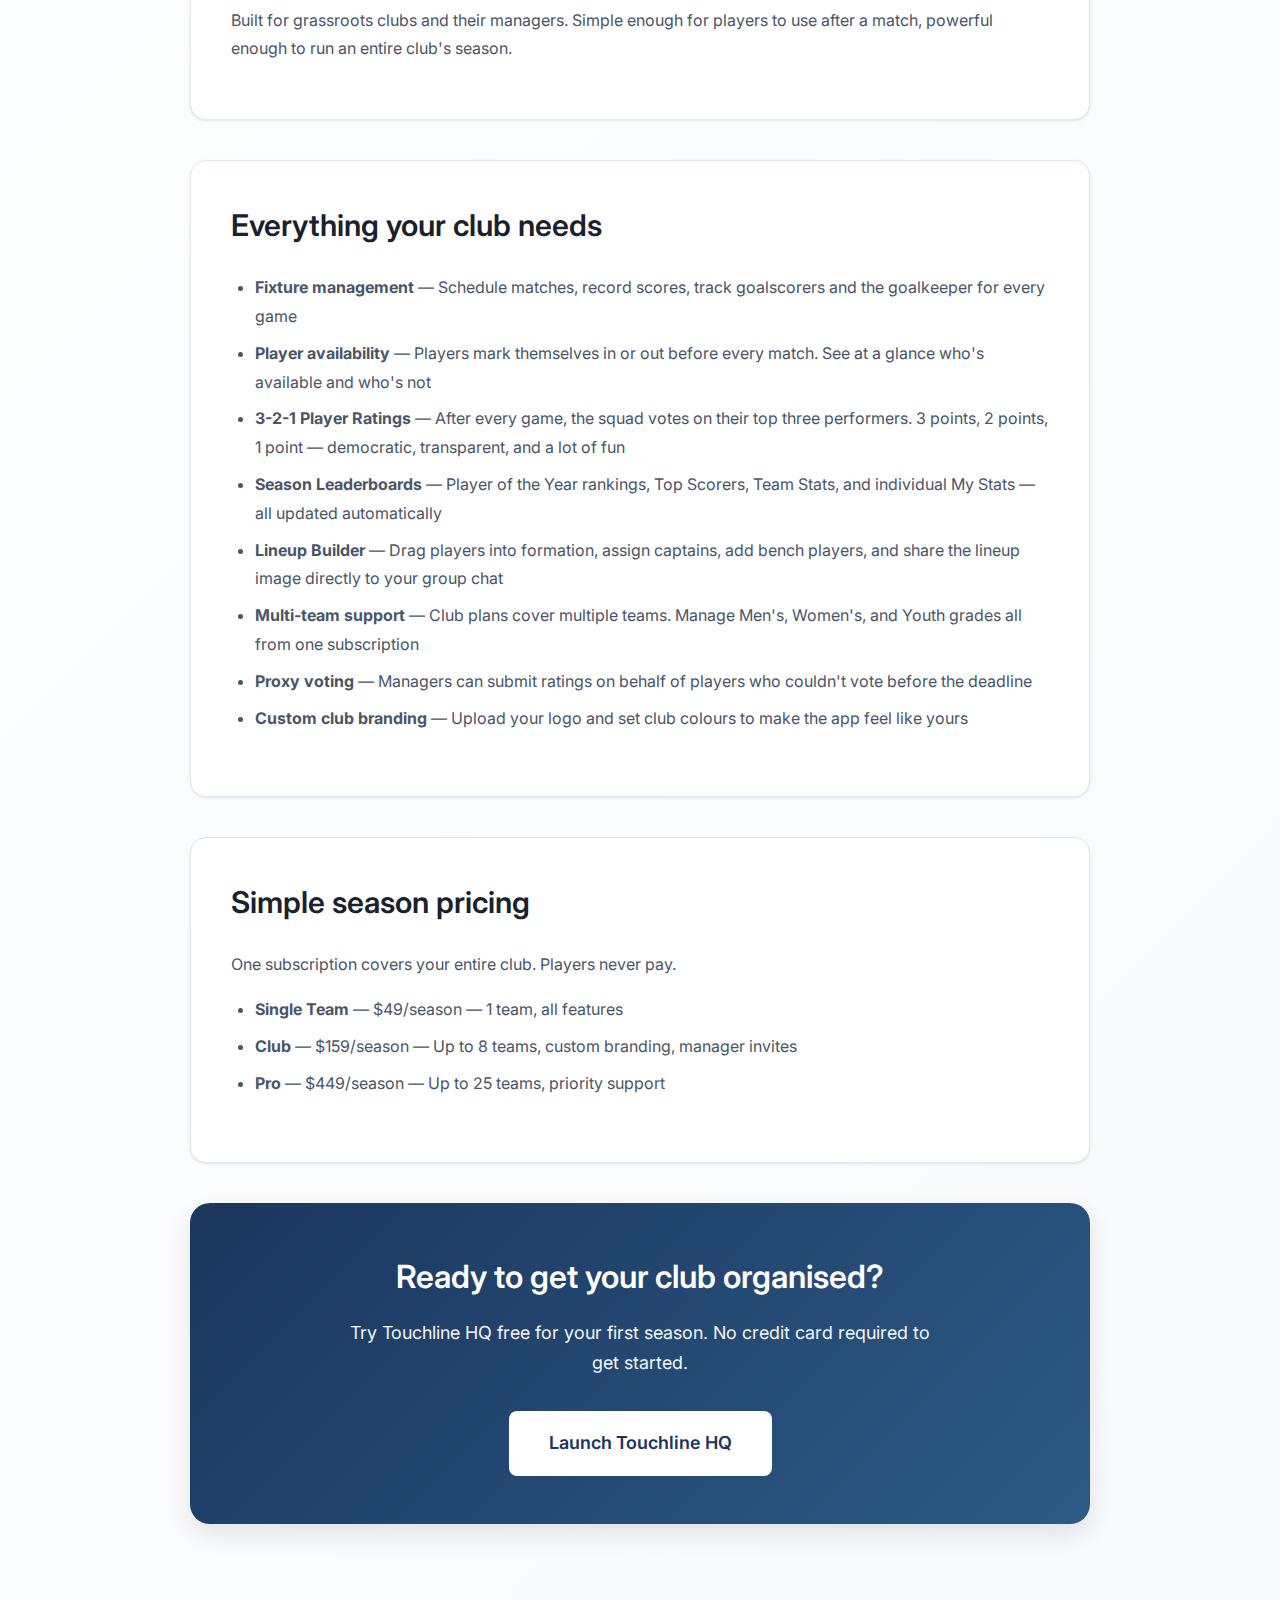
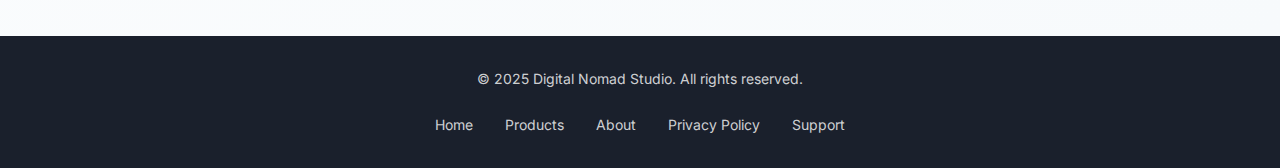
<file: touchlinehq.html>
<!DOCTYPE html>
<html lang="en">
<head>
    <meta charset="UTF-8">
    <meta name="viewport" content="width=device-width, initial-scale=1.0">
    <meta name="description" content="Touchline HQ — The all-in-one app for football clubs. Manage fixtures, track availability, run player ratings, and build lineups from your phone.">
    <meta name="theme-color" content="#0f172a">
    <title>Touchline HQ - The All-in-One App for Your Club - Digital Nomad Studio</title>

    <!-- Canonical -->
    <link rel="canonical" href="https://www.digitalnomadstudio.io/touchlinehq.html">

    <!-- Open Graph -->
    <meta property="og:type" content="website">
    <meta property="og:title" content="Touchline HQ - The All-in-One App for Your Club">
    <meta property="og:description" content="Manage fixtures, track availability, run 3-2-1 player ratings, and build lineups — all from your phone, on the touchline.">
    <meta property="og:url" content="https://www.digitalnomadstudio.io/touchlinehq.html">
    <meta property="og:image" content="https://www.digitalnomadstudio.io/touchlinehq_featured_product.png">
    <meta property="og:site_name" content="Digital Nomad Studio">

    <!-- Twitter Card -->
    <meta name="twitter:card" content="summary_large_image">
    <meta name="twitter:title" content="Touchline HQ - The All-in-One App for Your Club">
    <meta name="twitter:description" content="Manage fixtures, track availability, run 3-2-1 player ratings, and build lineups — all from your phone, on the touchline.">
    <meta name="twitter:image" content="https://www.digitalnomadstudio.io/touchlinehq_featured_product.png">

    <!-- Favicons -->
    <link rel="icon" type="image/png" sizes="32x32" href="favicon-32x32.png?v=2">
    <link rel="icon" type="image/png" sizes="16x16" href="favicon-16x16.png?v=2">
    <link rel="apple-touch-icon" sizes="180x180" href="apple-touch-icon.png?v=2">
    <link rel="manifest" href="site.webmanifest?v=2">

    <link rel="stylesheet" href="styles.css">
    <link rel="preconnect" href="https://fonts.googleapis.com">
    <link rel="preconnect" href="https://fonts.gstatic.com" crossorigin>
    <link href="https://fonts.googleapis.com/css2?family=Inter:wght@300;400;500;600;700&display=swap" rel="stylesheet">
</head>
<body>
    <header class="header">
        <div class="container">
            <div class="logo-container">
                <a href="./">
                    <img src="Logo.png" alt="Digital Nomad Studio Logo" class="logo">
                </a>
            </div>
            <nav class="nav">
                <ul class="nav-menu" id="navMenu">
                    <li><a href="./">Home</a></li>
                    <li><a href="products.html">Products</a></li>
                    <li><a href="about.html">About</a></li>
                    <li><a href="./#contact">Contact</a></li>
                </ul>
                <button class="mobile-menu-toggle" id="mobileMenuToggle" aria-label="Toggle menu">
                    <span class="hamburger"></span>
                </button>
            </nav>
        </div>
    </header>

    <div class="menu-backdrop" id="menuBackdrop"></div>

    <main>
        <section class="page-content">
            <div class="container">
                <div class="content-wrapper">
                    <div class="page-header">
                        <span class="product-badge" style="margin-bottom: 1rem;">Web App</span>
                        <h1 class="page-title">Touchline HQ</h1>
                        <p class="page-subtitle">The all-in-one app for your club</p>
                    </div>

                    <!-- Hero Image -->
                    <div class="content-section">
                        <img src="touchlinehq_featured_product.png" alt="Touchline HQ — manage fixtures, ratings, lineups and more from your phone" style="width: 100%; height: auto; border-radius: 12px; box-shadow: var(--shadow-md);">
                    </div>

                    <!-- About Section -->
                    <div class="content-section">
                        <h2>Football management, simplified</h2>
                        <p>Managing a football team shouldn't require a laptop, a spreadsheet, and three different group chats. Touchline HQ puts everything in one place — fixtures, availability, player ratings, leaderboards, and lineup builder — accessible from your phone, on the touchline, where you actually need it.</p>
                        <p>Built for grassroots clubs and their managers. Simple enough for players to use after a match, powerful enough to run an entire club's season.</p>
                    </div>

                    <!-- Features Section -->
                    <div class="content-section">
                        <h2>Everything your club needs</h2>
                        <ul>
                            <li><strong>Fixture management</strong> — Schedule matches, record scores, track goalscorers and the goalkeeper for every game</li>
                            <li><strong>Player availability</strong> — Players mark themselves in or out before every match. See at a glance who's available and who's not</li>
                            <li><strong>3-2-1 Player Ratings</strong> — After every game, the squad votes on their top three performers. 3 points, 2 points, 1 point — democratic, transparent, and a lot of fun</li>
                            <li><strong>Season Leaderboards</strong> — Player of the Year rankings, Top Scorers, Team Stats, and individual My Stats — all updated automatically</li>
                            <li><strong>Lineup Builder</strong> — Drag players into formation, assign captains, add bench players, and share the lineup image directly to your group chat</li>
                            <li><strong>Multi-team support</strong> — Club plans cover multiple teams. Manage Men's, Women's, and Youth grades all from one subscription</li>
                            <li><strong>Proxy voting</strong> — Managers can submit ratings on behalf of players who couldn't vote before the deadline</li>
                            <li><strong>Custom club branding</strong> — Upload your logo and set club colours to make the app feel like yours</li>
                        </ul>
                    </div>

                    <!-- Pricing Section -->
                    <div class="content-section">
                        <h2>Simple season pricing</h2>
                        <p>One subscription covers your entire club. Players never pay.</p>
                        <ul>
                            <li><strong>Single Team</strong> — $49/season — 1 team, all features</li>
                            <li><strong>Club</strong> — $159/season — Up to 8 teams, custom branding, manager invites</li>
                            <li><strong>Pro</strong> — $449/season — Up to 25 teams, priority support</li>
                        </ul>
                    </div>

                    <!-- CTA Section -->
                    <div class="contact-box">
                        <h2>Ready to get your club organised?</h2>
                        <p>Try Touchline HQ free for your first season. No credit card required to get started.</p>
                        <a href="https://www.touchlinehq.com.au" class="btn btn-primary btn-large" target="_blank" rel="noopener">Launch Touchline HQ</a>
                    </div>
                </div>
            </div>
        </section>
    </main>

    <footer class="footer">
        <div class="container">
            <div class="footer-content">
                <p>&copy; 2025 Digital Nomad Studio. All rights reserved.</p>
                <div class="footer-links">
                    <a href="./">Home</a>
                    <a href="products.html">Products</a>
                    <a href="about.html">About</a>
                    <a href="privacy.html">Privacy Policy</a>
                    <a href="support.html">Support</a>
                </div>
            </div>
        </div>
    </footer>

    <script>
        const mobileMenuToggle = document.getElementById('mobileMenuToggle');
        const navMenu = document.getElementById('navMenu');
        const menuBackdrop = document.getElementById('menuBackdrop');

        mobileMenuToggle.addEventListener('click', () => {
            mobileMenuToggle.classList.toggle('active');
            navMenu.classList.toggle('active');
            menuBackdrop.classList.toggle('active');
            document.body.style.overflow = navMenu.classList.contains('active') ? 'hidden' : '';
        });

        menuBackdrop.addEventListener('click', () => {
            mobileMenuToggle.classList.remove('active');
            navMenu.classList.remove('active');
            menuBackdrop.classList.remove('active');
            document.body.style.overflow = '';
        });

        document.addEventListener('click', (e) => {
            if (!e.target.closest('.nav')) {
                mobileMenuToggle.classList.remove('active');
                navMenu.classList.remove('active');
                menuBackdrop.classList.remove('active');
                document.body.style.overflow = '';
            }
        });

        navMenu.querySelectorAll('a').forEach(link => {
            link.addEventListener('click', () => {
                mobileMenuToggle.classList.remove('active');
                navMenu.classList.remove('active');
                menuBackdrop.classList.remove('active');
                document.body.style.overflow = '';
            });
        });
    </script>
</body>
</html>
</file>
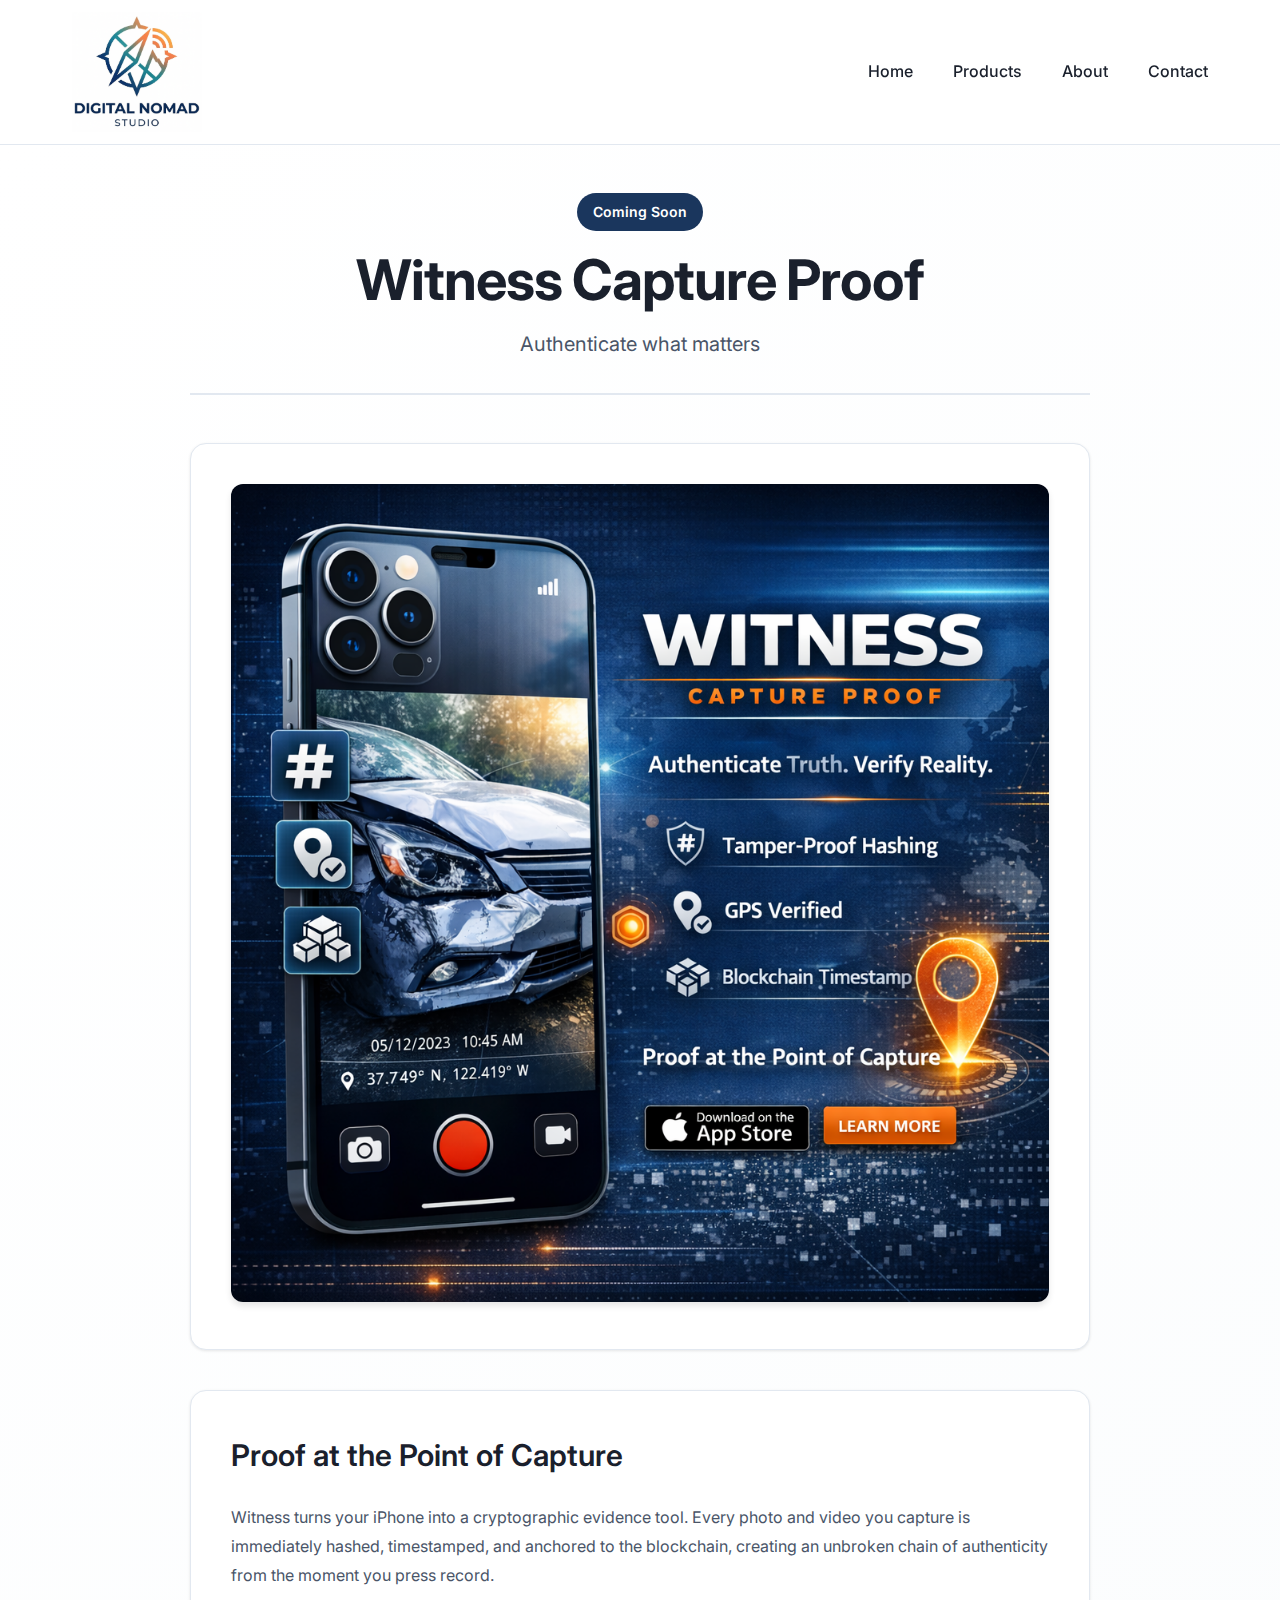
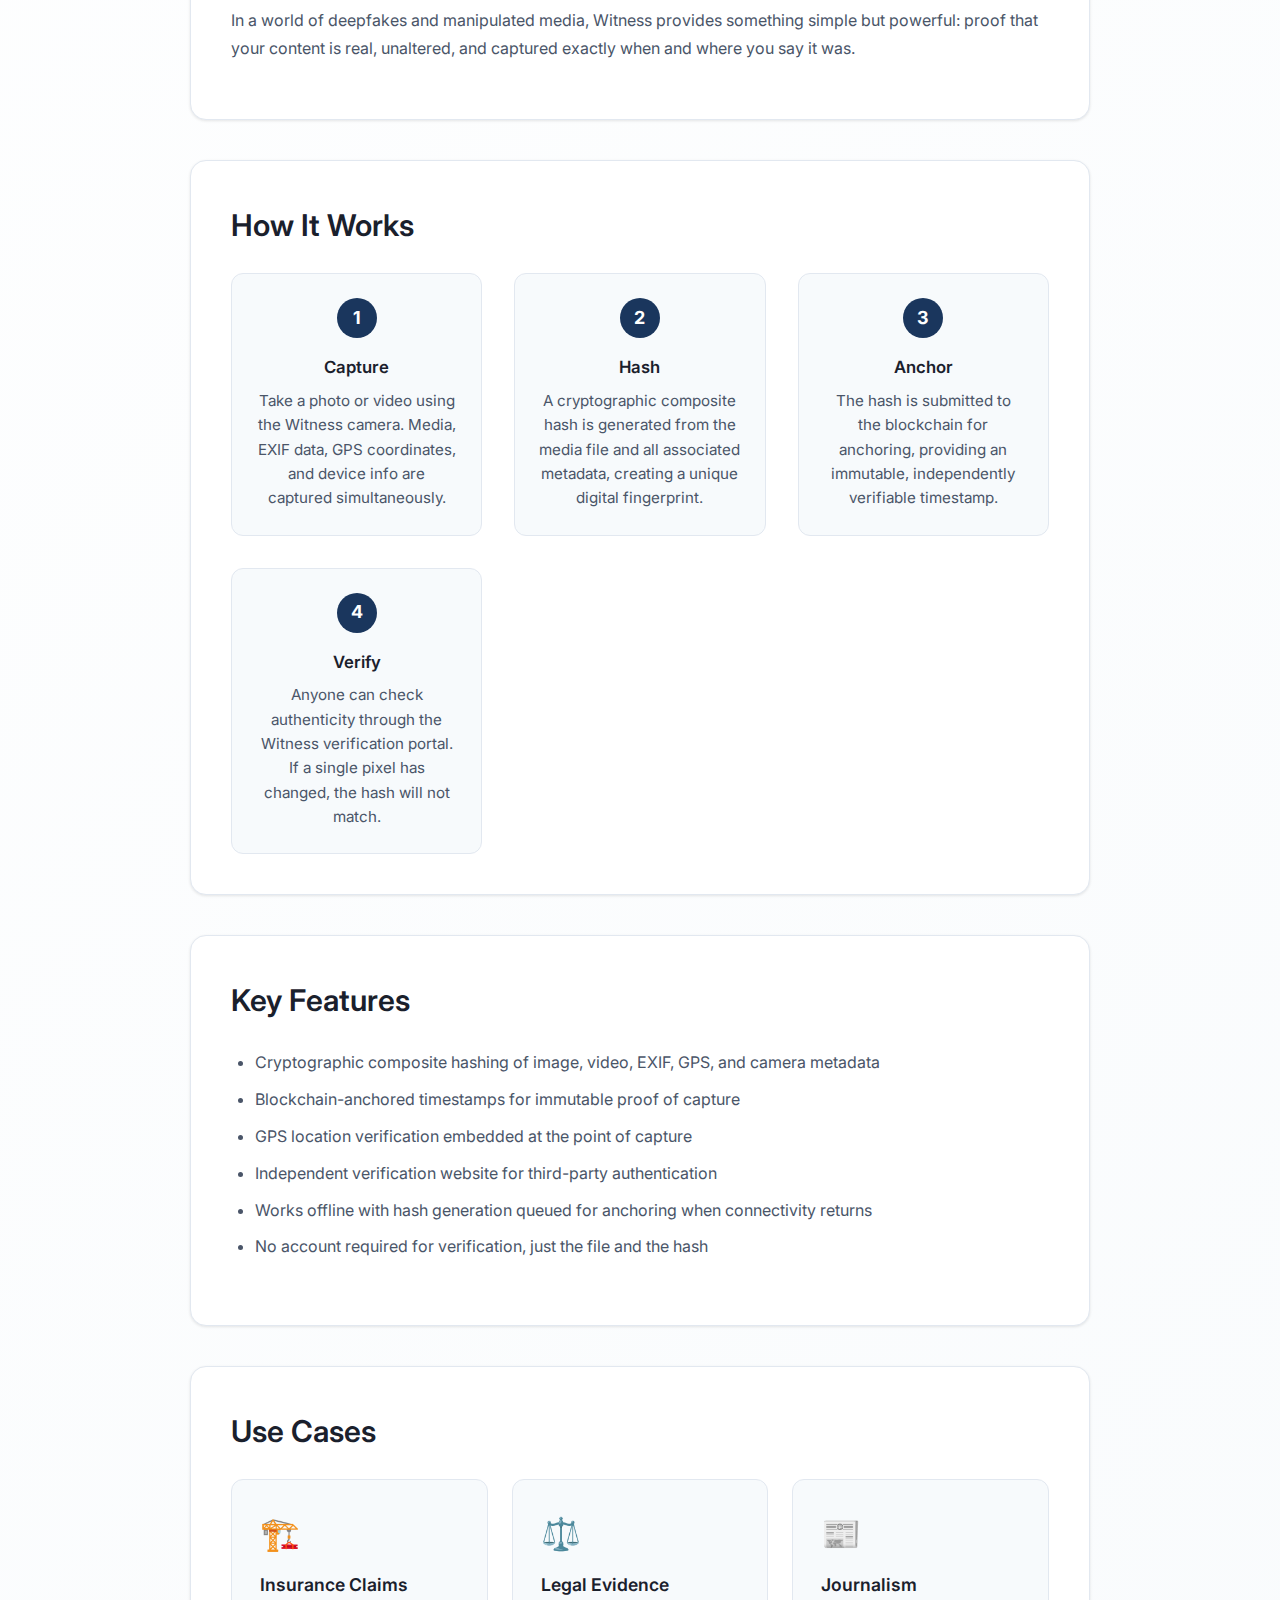
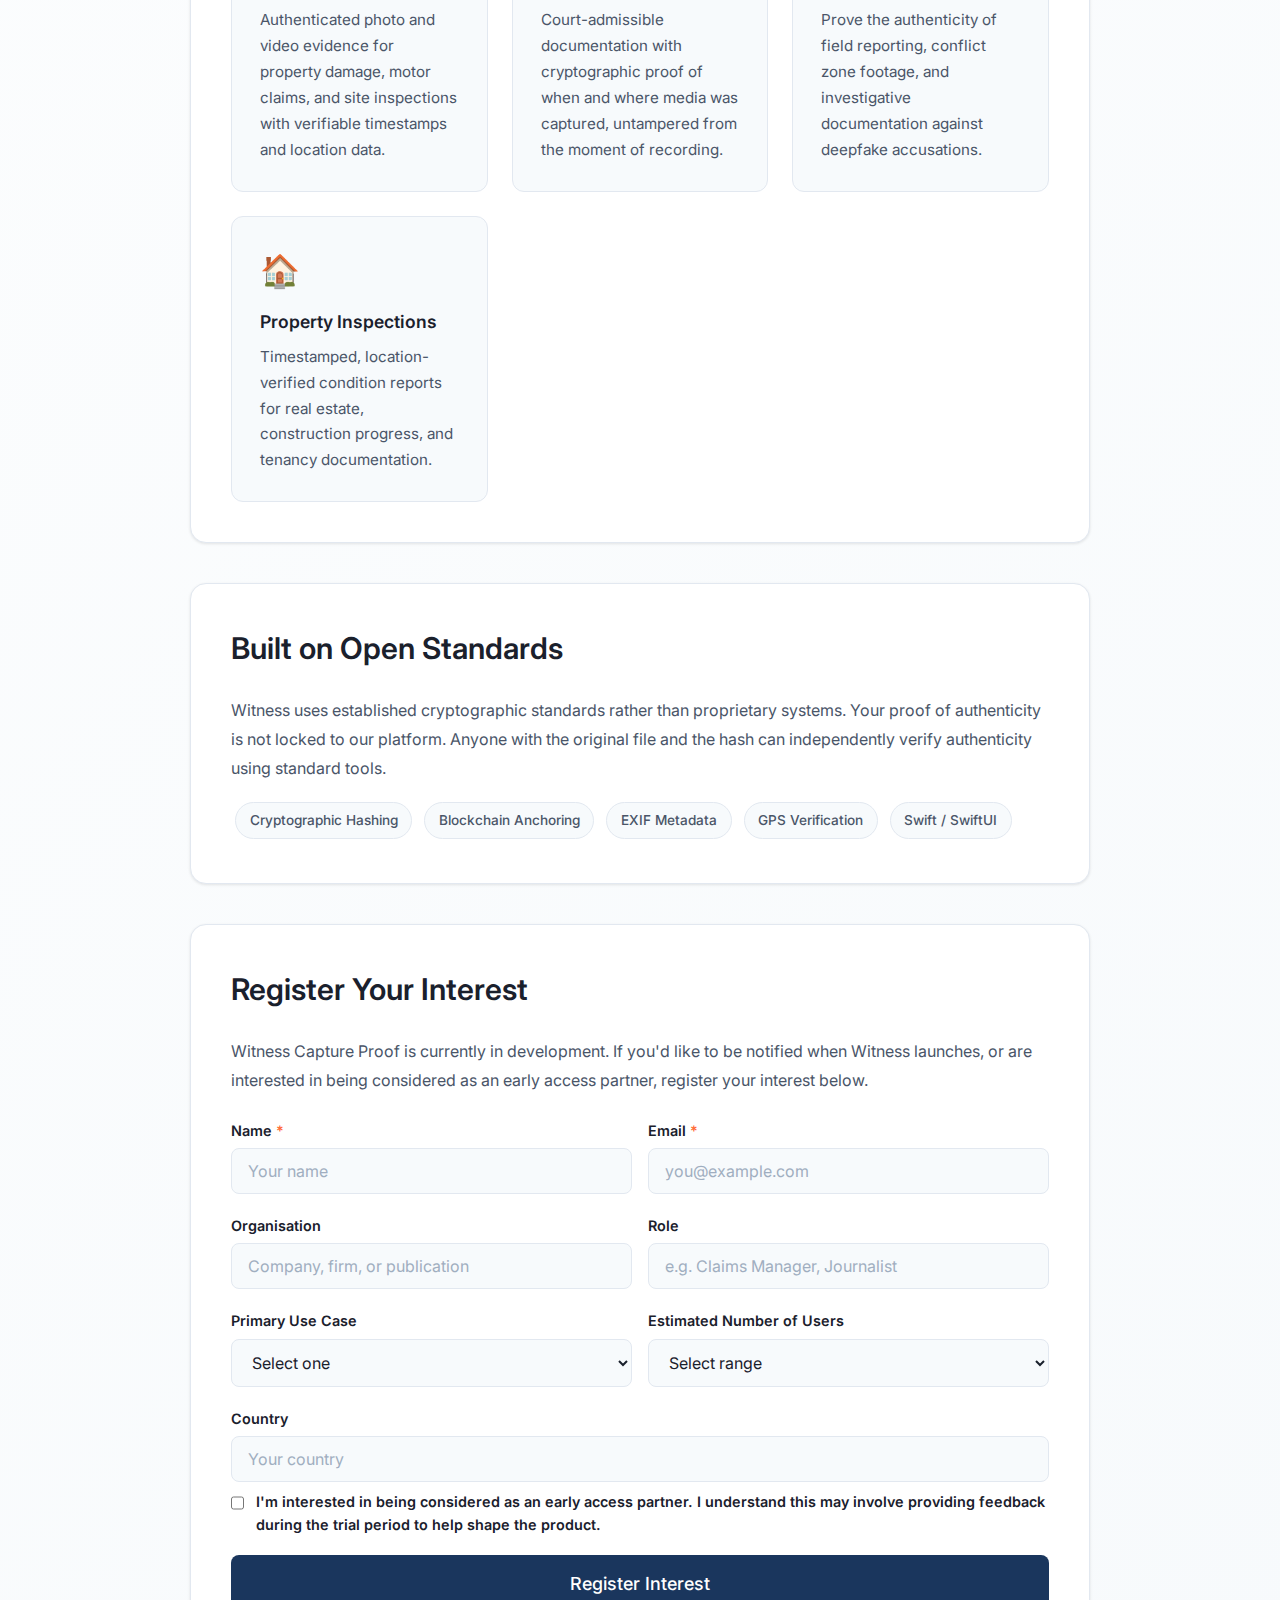
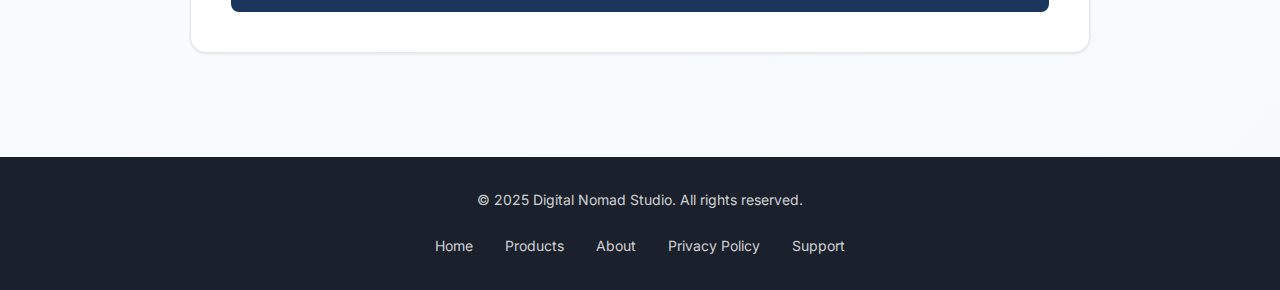
<file: witness.html>
<!DOCTYPE html>
<html lang="en">
<head>
    <meta charset="UTF-8">
    <meta name="viewport" content="width=device-width, initial-scale=1.0">
    <meta name="description" content="Witness Capture Proof - Cryptographic media authentication. Capture photos and videos with tamper-proof hashing, GPS verification, and blockchain-anchored timestamps.">
    <meta name="theme-color" content="#1a365d">
    <title>Witness Capture Proof - Authenticate What Matters - Digital Nomad Studio</title>

    <!-- Canonical -->
    <link rel="canonical" href="https://www.digitalnomadstudio.io/witness.html">

    <!-- Open Graph -->
    <meta property="og:type" content="website">
    <meta property="og:title" content="Witness Capture Proof - Authenticate What Matters">
    <meta property="og:description" content="Cryptographic media authentication. Capture photos and videos with tamper-proof hashing, GPS verification, and blockchain-anchored timestamps.">
    <meta property="og:url" content="https://www.digitalnomadstudio.io/witness.html">
    <meta property="og:image" content="https://www.digitalnomadstudio.io/Witness-Capture-hero.png">
    <meta property="og:site_name" content="Digital Nomad Studio">

    <!-- Twitter Card -->
    <meta name="twitter:card" content="summary_large_image">
    <meta name="twitter:title" content="Witness Capture Proof - Authenticate What Matters">
    <meta name="twitter:description" content="Cryptographic media authentication. Capture photos and videos with tamper-proof hashing, GPS verification, and blockchain-anchored timestamps.">
    <meta name="twitter:image" content="https://www.digitalnomadstudio.io/Witness-Capture-hero.png">

    <!-- Favicons -->
    <link rel="icon" type="image/png" sizes="32x32" href="favicon-32x32.png?v=2">
    <link rel="icon" type="image/png" sizes="16x16" href="favicon-16x16.png?v=2">
    <link rel="apple-touch-icon" sizes="180x180" href="apple-touch-icon.png?v=2">
    <link rel="manifest" href="site.webmanifest?v=2">

    <link rel="stylesheet" href="styles.css">
    <link rel="preconnect" href="https://fonts.googleapis.com">
    <link rel="preconnect" href="https://fonts.gstatic.com" crossorigin>
    <link href="https://fonts.googleapis.com/css2?family=Inter:wght@300;400;500;600;700&display=swap" rel="stylesheet">
</head>
<body>
    <header class="header">
        <div class="container">
            <div class="logo-container">
                <a href="index.html">
                    <img src="Logo.png" alt="Digital Nomad Studio Logo" class="logo">
                </a>
            </div>
            <nav class="nav">
                <ul class="nav-menu" id="navMenu">
                    <li><a href="index.html">Home</a></li>
                    <li><a href="products.html">Products</a></li>
                    <li><a href="about.html">About</a></li>
                    <li><a href="index.html#contact">Contact</a></li>
                </ul>
                <button class="mobile-menu-toggle" id="mobileMenuToggle" aria-label="Toggle menu">
                    <span class="hamburger"></span>
                </button>
            </nav>
        </div>
    </header>

    <div class="menu-backdrop" id="menuBackdrop"></div>

    <main>
        <section class="page-content">
            <div class="container">
                <div class="content-wrapper">
                    <div class="page-header">
                        <span class="product-badge product-badge-coming-soon" style="margin-bottom: 1rem;">Coming Soon</span>
                        <h1 class="page-title">Witness Capture Proof</h1>
                        <p class="page-subtitle">Authenticate what matters</p>
                    </div>

                    <!-- Hero Image -->
                    <div class="content-section">
                        <img src="Witness-Capture-hero.png" alt="Witness Capture Proof - Cryptographic media authentication" style="width: 100%; height: auto; border-radius: 12px; box-shadow: var(--shadow-md);">
                    </div>

                    <!-- What is Witness -->
                    <div class="content-section">
                        <h2>Proof at the Point of Capture</h2>
                        <p>Witness turns your iPhone into a cryptographic evidence tool. Every photo and video you capture is immediately hashed, timestamped, and anchored to the blockchain, creating an unbroken chain of authenticity from the moment you press record.</p>
                        <p>In a world of deepfakes and manipulated media, Witness provides something simple but powerful: proof that your content is real, unaltered, and captured exactly when and where you say it was.</p>
                    </div>

                    <!-- How It Works -->
                    <div class="content-section">
                        <h2>How It Works</h2>
                        <div class="how-it-works-grid">
                            <div class="step-card">
                                <span class="step-number">1</span>
                                <h3>Capture</h3>
                                <p>Take a photo or video using the Witness camera. Media, EXIF data, GPS coordinates, and device info are captured simultaneously.</p>
                            </div>
                            <div class="step-card">
                                <span class="step-number">2</span>
                                <h3>Hash</h3>
                                <p>A cryptographic composite hash is generated from the media file and all associated metadata, creating a unique digital fingerprint.</p>
                            </div>
                            <div class="step-card">
                                <span class="step-number">3</span>
                                <h3>Anchor</h3>
                                <p>The hash is submitted to the blockchain for anchoring, providing an immutable, independently verifiable timestamp.</p>
                            </div>
                            <div class="step-card">
                                <span class="step-number">4</span>
                                <h3>Verify</h3>
                                <p>Anyone can check authenticity through the Witness verification portal. If a single pixel has changed, the hash will not match.</p>
                            </div>
                        </div>
                    </div>

                    <!-- Key Features -->
                    <div class="content-section">
                        <h2>Key Features</h2>
                        <ul>
                            <li>Cryptographic composite hashing of image, video, EXIF, GPS, and camera metadata</li>
                            <li>Blockchain-anchored timestamps for immutable proof of capture</li>
                            <li>GPS location verification embedded at the point of capture</li>
                            <li>Independent verification website for third-party authentication</li>
                            <li>Works offline with hash generation queued for anchoring when connectivity returns</li>
                            <li>No account required for verification, just the file and the hash</li>
                        </ul>
                    </div>

                    <!-- Use Cases -->
                    <div class="content-section">
                        <h2>Use Cases</h2>
                        <div class="use-cases-grid">
                            <div class="use-case-card">
                                <span class="use-case-icon">🏗️</span>
                                <h3>Insurance Claims</h3>
                                <p>Authenticated photo and video evidence for property damage, motor claims, and site inspections with verifiable timestamps and location data.</p>
                            </div>
                            <div class="use-case-card">
                                <span class="use-case-icon">⚖️</span>
                                <h3>Legal Evidence</h3>
                                <p>Court-admissible documentation with cryptographic proof of when and where media was captured, untampered from the moment of recording.</p>
                            </div>
                            <div class="use-case-card">
                                <span class="use-case-icon">📰</span>
                                <h3>Journalism</h3>
                                <p>Prove the authenticity of field reporting, conflict zone footage, and investigative documentation against deepfake accusations.</p>
                            </div>
                            <div class="use-case-card">
                                <span class="use-case-icon">🏠</span>
                                <h3>Property Inspections</h3>
                                <p>Timestamped, location-verified condition reports for real estate, construction progress, and tenancy documentation.</p>
                            </div>
                        </div>
                    </div>

                    <!-- Technology -->
                    <div class="content-section">
                        <h2>Built on Open Standards</h2>
                        <p>Witness uses established cryptographic standards rather than proprietary systems. Your proof of authenticity is not locked to our platform. Anyone with the original file and the hash can independently verify authenticity using standard tools.</p>
                        <div class="tech-badges">
                            <span class="tech-badge">Cryptographic Hashing</span>
                            <span class="tech-badge">Blockchain Anchoring</span>
                            <span class="tech-badge">EXIF Metadata</span>
                            <span class="tech-badge">GPS Verification</span>
                            <span class="tech-badge">Swift / SwiftUI</span>
                        </div>
                    </div>

                    <!-- Waitlist Form Section -->
                    <div class="content-section" id="waitlist">
                        <h2>Register Your Interest</h2>
                        <p>Witness Capture Proof is currently in development. If you'd like to be notified when Witness launches, or are interested in being considered as an early access partner, register your interest below.</p>

                        <form id="waitlistForm" class="waitlist-form">
                            <div class="form-row">
                                <div class="form-group">
                                    <label for="name">Name <span class="required">*</span></label>
                                    <input type="text" id="name" name="name" required placeholder="Your name">
                                </div>
                                <div class="form-group">
                                    <label for="email">Email <span class="required">*</span></label>
                                    <input type="email" id="email" name="email" required placeholder="you@example.com">
                                </div>
                            </div>

                            <div class="form-row">
                                <div class="form-group">
                                    <label for="organisation">Organisation</label>
                                    <input type="text" id="organisation" name="organisation" placeholder="Company, firm, or publication">
                                </div>
                                <div class="form-group">
                                    <label for="role">Role</label>
                                    <input type="text" id="role" name="role" placeholder="e.g. Claims Manager, Journalist">
                                </div>
                            </div>

                            <div class="form-row">
                                <div class="form-group">
                                    <label for="useCase">Primary Use Case</label>
                                    <select id="useCase" name="useCase">
                                        <option value="" disabled selected>Select one</option>
                                        <option value="Insurance">Insurance Claims</option>
                                        <option value="Legal">Legal Evidence</option>
                                        <option value="Journalism">Journalism</option>
                                        <option value="Property">Property Inspections</option>
                                        <option value="Construction">Construction / Site Documentation</option>
                                        <option value="Other">Other</option>
                                    </select>
                                </div>
                                <div class="form-group">
                                    <label for="users">Estimated Number of Users</label>
                                    <select id="users" name="users">
                                        <option value="" disabled selected>Select range</option>
                                        <option value="1-5">1 - 5</option>
                                        <option value="6-20">6 - 20</option>
                                        <option value="21-50">21 - 50</option>
                                        <option value="50+">50+</option>
                                    </select>
                                </div>
                            </div>

                            <div class="form-group">
                                <label for="country">Country</label>
                                <input type="text" id="country" name="country" placeholder="Your country">
                            </div>

                            <div class="form-group" style="margin-top: 0.5rem;">
                                <label class="checkbox-label" style="display: flex; align-items: flex-start; gap: 0.75rem; cursor: pointer;">
                                    <input type="checkbox" id="earlyAccess" name="earlyAccess" style="margin-top: 0.25rem; width: 18px; height: 18px; accent-color: var(--primary-color);">
                                    <span>I'm interested in being considered as an early access partner. I understand this may involve providing feedback during the trial period to help shape the product.</span>
                                </label>
                            </div>

                            <button type="submit" class="btn btn-primary btn-large" style="width: 100%; margin-top: 0.5rem;">Register Interest</button>
                        </form>

                        <div id="formSuccess" class="form-success" style="display: none;">
                            <h3>Thanks for your interest!</h3>
                            <p>Your email client will open with your details ready to send. Just hit send and we'll be in touch.</p>
                        </div>
                    </div>
                </div>
            </div>
        </section>
    </main>

    <footer class="footer">
        <div class="container">
            <div class="footer-content">
                <p>&copy; 2025 Digital Nomad Studio. All rights reserved.</p>
                <div class="footer-links">
                    <a href="index.html">Home</a>
                    <a href="products.html">Products</a>
                    <a href="about.html">About</a>
                    <a href="privacy.html">Privacy Policy</a>
                    <a href="support.html">Support</a>
                </div>
            </div>
        </div>
    </footer>

    <script>
        // Mobile menu toggle
        const mobileMenuToggle = document.getElementById('mobileMenuToggle');
        const navMenu = document.getElementById('navMenu');
        const menuBackdrop = document.getElementById('menuBackdrop');

        mobileMenuToggle.addEventListener('click', () => {
            mobileMenuToggle.classList.toggle('active');
            navMenu.classList.toggle('active');
            menuBackdrop.classList.toggle('active');
            document.body.style.overflow = navMenu.classList.contains('active') ? 'hidden' : '';
        });

        // Close menu when clicking backdrop
        menuBackdrop.addEventListener('click', () => {
            mobileMenuToggle.classList.remove('active');
            navMenu.classList.remove('active');
            menuBackdrop.classList.remove('active');
            document.body.style.overflow = '';
        });

        // Close menu when clicking outside
        document.addEventListener('click', (e) => {
            if (!e.target.closest('.nav')) {
                mobileMenuToggle.classList.remove('active');
                navMenu.classList.remove('active');
                menuBackdrop.classList.remove('active');
                document.body.style.overflow = '';
            }
        });

        // Close menu when clicking a link
        navMenu.querySelectorAll('a').forEach(link => {
            link.addEventListener('click', () => {
                mobileMenuToggle.classList.remove('active');
                navMenu.classList.remove('active');
                menuBackdrop.classList.remove('active');
                document.body.style.overflow = '';
            });
        });

        // Waitlist form submission
        document.getElementById('waitlistForm').addEventListener('submit', function(e) {
            e.preventDefault();

            const name = document.getElementById('name').value;
            const email = document.getElementById('email').value;
            const organisation = document.getElementById('organisation').value;
            const role = document.getElementById('role').value;
            const useCase = document.getElementById('useCase').value;
            const users = document.getElementById('users').value;
            const country = document.getElementById('country').value;
            const earlyAccess = document.getElementById('earlyAccess').checked;

            const body = [
                'Hi,',
                '',
                "I'm interested in Witness Capture Proof and would like to register my interest.",
                '',
                'Name: ' + name,
                'Email: ' + email,
                'Organisation: ' + (organisation || 'N/A'),
                'Role: ' + (role || 'N/A'),
                'Primary Use Case: ' + (useCase || 'N/A'),
                'Estimated Users: ' + (users || 'N/A'),
                'Country: ' + (country || 'N/A'),
                '',
                'Early Access Partner: ' + (earlyAccess ? 'Yes - interested in participating in the early access programme' : 'No - notify me at launch')
            ].join('\n');

            const subject = 'Witness Capture Proof - Expression of Interest' + (earlyAccess ? ' (Early Access)' : '') + ' - ' + name;
            const mailtoUrl = 'mailto:team@digitalnomadstudio.io?subject=' + encodeURIComponent(subject) + '&body=' + encodeURIComponent(body);

            window.location.href = mailtoUrl;

            document.getElementById('waitlistForm').style.display = 'none';
            document.getElementById('formSuccess').style.display = 'block';
        });
    </script>
</body>
</html>
</file>
<file: styles.css>
/* Reset and Base Styles */
* {
    margin: 0;
    padding: 0;
    box-sizing: border-box;
}

:root {
    --primary-color: #1a365d;
    --secondary-color: #2d5a87;
    --accent-color: #ff6b35;
    --text-primary: #1a202c;
    --text-secondary: #4a5568;
    --bg-light: #ffffff;
    --bg-section: #f7fafc;
    --border-color: #e2e8f0;
    --shadow-sm: 0 1px 3px rgba(0, 0, 0, 0.1);
    --shadow-md: 0 4px 6px rgba(0, 0, 0, 0.1);
    --shadow-lg: 0 10px 25px rgba(0, 0, 0, 0.1);
}

html {
    overflow-x: hidden;
    width: 100%;
}

body {
    font-family: 'Inter', -apple-system, BlinkMacSystemFont, 'Segoe UI', Roboto, Oxygen, Ubuntu, Cantarell, sans-serif;
    color: var(--text-primary);
    line-height: 1.6;
    background-color: var(--bg-light);
    -webkit-font-smoothing: antialiased;
    -moz-osx-font-smoothing: grayscale;
    overflow-x: hidden;
    position: relative;
}

.container {
    max-width: 1200px;
    margin: 0 auto;
    padding: 0 2rem;
}

/* Header */
.header {
    position: sticky;
    top: 0;
    background-color: rgba(255, 255, 255, 0.95);
    backdrop-filter: blur(10px);
    border-bottom: 1px solid var(--border-color);
    z-index: 1000;
    padding: 0.75rem 0;
}

.header .container {
    display: flex;
    justify-content: space-between;
    align-items: center;
}

.logo-container {
    display: flex;
    align-items: center;
}

.logo-container a {
    display: inline-block;
    text-decoration: none;
}

.logo {
    height: 120px;
    width: auto;
    display: block;
    transition: transform 0.3s ease;
}

.logo:hover {
    transform: scale(1.05);
}

/* Navigation */
.nav {
    display: flex;
    align-items: center;
}

.nav-menu {
    display: flex;
    list-style: none;
    gap: 2.5rem;
    margin: 0;
    padding: 0;
}

.nav-menu a {
    color: var(--text-primary);
    text-decoration: none;
    font-weight: 500;
    font-size: 1rem;
    transition: color 0.3s ease;
    position: relative;
}

.nav-menu a:hover {
    color: var(--primary-color);
}

.nav-menu a.active {
    color: var(--primary-color);
}

.nav-menu a::after {
    content: '';
    position: absolute;
    bottom: -4px;
    left: 0;
    width: 0;
    height: 2px;
    background-color: var(--primary-color);
    transition: width 0.3s ease;
}

.nav-menu a:hover::after,
.nav-menu a.active::after {
    width: 100%;
}

/* Mobile Menu Toggle */
.mobile-menu-toggle {
    display: none;
    background: none;
    border: none;
    cursor: pointer;
    padding: 0.5rem;
    z-index: 1001;
}

.hamburger {
    display: block;
    width: 28px;
    height: 2px;
    background-color: var(--text-primary);
    position: relative;
    transition: background-color 0.3s ease;
}

.hamburger::before,
.hamburger::after {
    content: '';
    position: absolute;
    width: 28px;
    height: 2px;
    background-color: var(--text-primary);
    transition: transform 0.3s ease;
}

.hamburger::before {
    top: -8px;
}

.hamburger::after {
    top: 8px;
}

.mobile-menu-toggle.active .hamburger {
    background-color: transparent;
}

.mobile-menu-toggle.active .hamburger::before {
    transform: rotate(45deg) translate(6px, 6px);
}

.mobile-menu-toggle.active .hamburger::after {
    transform: rotate(-45deg) translate(6px, -6px);
}

/* Menu Backdrop Overlay */
.menu-backdrop {
    position: fixed;
    top: 0;
    left: 0;
    width: 100%;
    height: 100vh;
    background-color: rgba(0, 0, 0, 0.5);
    z-index: 999;
    opacity: 0;
    visibility: hidden;
    transition: opacity 0.3s ease, visibility 0.3s ease;
}

.menu-backdrop.active {
    opacity: 1;
    visibility: visible;
}

@media (min-width: 769px) {
    .menu-backdrop {
        display: none;
    }
}

/* Hero Section */
.hero {
    padding: 3rem 0 4rem;
    text-align: center;
    background: linear-gradient(135deg, #ffffff 0%, #f7fafc 100%);
}

.hero-title {
    font-size: clamp(2.5rem, 5vw, 4.5rem);
    font-weight: 700;
    color: var(--text-primary);
    margin-bottom: 1.5rem;
    line-height: 1.2;
    letter-spacing: -0.02em;
}

.hero-subtitle {
    font-size: clamp(1.125rem, 2vw, 1.375rem);
    color: var(--text-secondary);
    max-width: 700px;
    margin: 0 auto 2rem;
    font-weight: 400;
    line-height: 1.7;
}

.hero-buttons {
    display: flex;
    gap: 1rem;
    justify-content: center;
    flex-wrap: wrap;
}

/* Buttons */
.btn {
    display: inline-block;
    padding: 0.875rem 2rem;
    font-size: 1rem;
    font-weight: 500;
    text-decoration: none;
    border-radius: 8px;
    transition: all 0.3s ease;
    cursor: pointer;
    border: none;
    font-family: inherit;
}

.btn-primary {
    background-color: var(--primary-color);
    color: white;
}

.btn-primary:hover {
    background-color: var(--secondary-color);
    transform: translateY(-2px);
    box-shadow: var(--shadow-md);
}

.btn-secondary {
    background-color: transparent;
    color: var(--primary-color);
    border: 2px solid var(--primary-color);
}

.btn-secondary:hover {
    background-color: var(--primary-color);
    color: white;
    transform: translateY(-2px);
}

.btn-large {
    padding: 1.125rem 2.5rem;
    font-size: 1.125rem;
}

/* Services Section */
.services {
    padding: 3rem 0;
    background-color: var(--bg-section);
}

.section-title {
    font-size: clamp(2rem, 4vw, 3rem);
    font-weight: 700;
    text-align: center;
    margin-bottom: 2rem;
    color: var(--text-primary);
    letter-spacing: -0.02em;
}

.services-grid {
    display: grid;
    grid-template-columns: repeat(auto-fit, minmax(300px, 1fr));
    gap: 2.5rem;
    margin-top: 1.5rem;
}

.service-card {
    background: white;
    padding: 2.5rem;
    border-radius: 16px;
    text-align: center;
    transition: all 0.3s ease;
    border: 1px solid var(--border-color);
}

.service-card:hover {
    transform: translateY(-8px);
    box-shadow: var(--shadow-lg);
    border-color: transparent;
}

.service-icon {
    font-size: 3.5rem;
    margin-bottom: 1.5rem;
    display: block;
}

.service-title {
    font-size: 1.5rem;
    font-weight: 600;
    margin-bottom: 1rem;
    color: var(--text-primary);
}

.service-description {
    color: var(--text-secondary);
    line-height: 1.7;
    font-size: 1rem;
}

/* About Section */
.about {
    padding: 3rem 0;
    background-color: var(--bg-light);
}

.about-content {
    max-width: 800px;
    margin: 0 auto;
    text-align: center;
}

.about-text {
    font-size: 1.125rem;
    color: var(--text-secondary);
    line-height: 1.8;
    margin-bottom: 1.5rem;
}

/* Contact Section */
.contact {
    padding: 3rem 0;
    background: linear-gradient(135deg, var(--primary-color) 0%, var(--secondary-color) 100%);
    color: white;
    text-align: center;
}

.contact .section-title {
    color: white;
    margin-bottom: 1.5rem;
}

.contact-subtitle {
    font-size: 1.25rem;
    margin-bottom: 1.5rem;
    opacity: 0.95;
    max-width: 600px;
    margin-left: auto;
    margin-right: auto;
}

.contact .btn-primary {
    background-color: white;
    color: var(--primary-color);
}

.contact .btn-primary:hover {
    background-color: var(--bg-section);
    transform: translateY(-2px);
    box-shadow: var(--shadow-lg);
}

/* Footer */
.footer {
    background-color: var(--text-primary);
    color: rgba(255, 255, 255, 0.8);
    padding: 2rem 0;
    text-align: center;
    font-size: 0.875rem;
}

.footer-content {
    display: flex;
    flex-direction: column;
    gap: 1.5rem;
    align-items: center;
}

.footer-links {
    display: flex;
    gap: 2rem;
    flex-wrap: wrap;
    justify-content: center;
}

.footer-links a {
    color: rgba(255, 255, 255, 0.8);
    text-decoration: none;
    transition: color 0.3s ease;
}

.footer-links a:hover {
    color: white;
}

/* Page Content Styles */
.page-content {
    padding: 3rem 0 4rem;
    background: linear-gradient(135deg, #ffffff 0%, #f7fafc 100%);
}

.content-wrapper {
    max-width: 900px;
    margin: 0 auto;
}

.page-header {
    text-align: center;
    margin-bottom: 3rem;
    padding-bottom: 2rem;
    border-bottom: 2px solid var(--border-color);
}

.page-title {
    font-size: clamp(2.5rem, 5vw, 3.5rem);
    font-weight: 700;
    color: var(--text-primary);
    margin-bottom: 0.75rem;
    line-height: 1.2;
    letter-spacing: -0.02em;
}

.page-subtitle {
    font-size: 1.25rem;
    color: var(--text-secondary);
    margin-bottom: 0;
    line-height: 1.7;
    max-width: 700px;
    margin-left: auto;
    margin-right: auto;
}

.last-updated {
    font-size: 0.9rem;
    color: var(--text-secondary);
    margin-bottom: 0;
    font-style: italic;
    opacity: 0.8;
}

.content-section {
    margin-bottom: 2.5rem;
    background: white;
    padding: 2.5rem;
    border-radius: 16px;
    box-shadow: var(--shadow-sm);
    border: 1px solid var(--border-color);
}

.content-section h2 {
    font-size: 1.875rem;
    font-weight: 600;
    color: var(--text-primary);
    margin-bottom: 1.5rem;
    margin-top: 0;
}

.content-section h3 {
    font-size: 1.25rem;
    font-weight: 600;
    color: var(--text-primary);
    margin-bottom: 0.75rem;
    margin-top: 1.75rem;
}

.content-section h3:first-of-type {
    margin-top: 0;
}

.content-section p {
    font-size: 1rem;
    color: var(--text-secondary);
    line-height: 1.8;
    margin-bottom: 1rem;
}

.content-section ul {
    margin-left: 1.5rem;
    margin-bottom: 1.5rem;
}

.content-section li {
    font-size: 1rem;
    color: var(--text-secondary);
    line-height: 1.8;
    margin-bottom: 0.5rem;
}

.content-section a {
    color: var(--primary-color);
    text-decoration: none;
    transition: color 0.3s ease;
    font-weight: 500;
}

.content-section a:hover {
    color: var(--secondary-color);
    text-decoration: underline;
}

/* Contact Box Styles */
.contact-box {
    background: linear-gradient(135deg, var(--primary-color) 0%, var(--secondary-color) 100%);
    color: white;
    padding: 3rem;
    border-radius: 20px;
    text-align: center;
    margin-bottom: 3rem;
    box-shadow: var(--shadow-lg);
}

.contact-box-large {
    padding: 4rem 3rem;
}

.contact-icon {
    font-size: 4rem;
    margin-bottom: 1.5rem;
    display: block;
}

.contact-box h2 {
    font-size: 2rem;
    font-weight: 600;
    color: white;
    margin-bottom: 1rem;
}

.contact-box p {
    font-size: 1.125rem;
    line-height: 1.7;
    margin-bottom: 2rem;
    opacity: 0.95;
    max-width: 600px;
    margin-left: auto;
    margin-right: auto;
}

.contact-box .btn {
    background-color: white;
    color: var(--primary-color);
    font-weight: 600;
}

.contact-box .btn:hover {
    background-color: var(--bg-section);
    transform: translateY(-2px);
}

.faq-item {
    margin-bottom: 1.75rem;
    padding: 1.75rem;
    background: var(--bg-section);
    border-radius: 12px;
    border: 1px solid var(--border-color);
    transition: all 0.3s ease;
}

.faq-item:last-child {
    margin-bottom: 0;
}

.faq-item:hover {
    border-color: var(--primary-color);
    box-shadow: var(--shadow-sm);
}

.faq-item h3 {
    font-size: 1.125rem;
    font-weight: 600;
    color: var(--text-primary);
    margin-bottom: 0.75rem;
    margin-top: 0;
}

.faq-item p {
    font-size: 1rem;
    color: var(--text-secondary);
    line-height: 1.8;
    margin-bottom: 0;
}

.faq-item a {
    color: var(--primary-color);
    text-decoration: none;
    transition: color 0.3s ease;
    font-weight: 500;
}

.faq-item a:hover {
    color: var(--secondary-color);
    text-decoration: underline;
}

/* Featured Products Section */
.featured-products {
    padding: 4rem 0;
    background-color: var(--bg-light);
}

.section-subtitle {
    text-align: center;
    font-size: 1.125rem;
    color: var(--text-secondary);
    max-width: 700px;
    margin: -1rem auto 3rem;
}

.featured-grid {
    display: grid;
    grid-template-columns: repeat(auto-fit, minmax(320px, 1fr));
    gap: 3rem;
    margin-bottom: 3rem;
}

.featured-grid-uniform {
    grid-template-columns: repeat(3, 1fr);
    gap: 2rem;
}

.featured-grid-uniform .featured-card {
    max-width: none;
    margin: 0;
}


.featured-card {
    background: white;
    border-radius: 16px;
    overflow: hidden;
    box-shadow: var(--shadow-md);
    transition: all 0.3s ease;
    border: 1px solid var(--border-color);
    max-width: 600px;
    margin: 0 auto;
    width: 100%;
    display: flex;
    flex-direction: column;
}

.featured-category-label {
    font-size: 0.75rem;
    font-weight: 500;
    color: var(--text-secondary);
    text-transform: uppercase;
    letter-spacing: 0.05em;
    margin: 0 1.5rem 0.25rem;
}

.featured-card:hover {
    transform: translateY(-8px);
    box-shadow: var(--shadow-lg);
}

.featured-image {
    width: 100%;
    height: auto;
    aspect-ratio: 1 / 1;
    object-fit: cover;
    object-position: center;
    display: block;
    max-width: 100%;
    background-color: var(--bg-section);
}

.featured-card .product-badge {
    margin: 1.5rem 1.5rem 0.5rem;
}

.featured-title {
    font-size: 1.5rem;
    font-weight: 600;
    color: var(--text-primary);
    margin: 0 1.5rem 0.5rem;
}

.featured-tagline {
    font-size: 0.95rem;
    color: var(--text-secondary);
    font-style: italic;
    margin: 0 1.5rem 1rem;
}

.featured-description {
    color: var(--text-secondary);
    line-height: 1.7;
    margin: 0 1.5rem 1.5rem;
    flex-grow: 1;
}

.featured-card .btn {
    margin: 0 1.5rem 1.5rem;
    width: calc(100% - 3rem);
}

.featured-cta {
    text-align: center;
}

/* Product Category Sections */
.product-category {
    margin-bottom: 3rem;
}

.product-category:last-child {
    margin-bottom: 0;
}

.category-title {
    font-size: 1.5rem;
    font-weight: 600;
    color: var(--text-primary);
    margin-bottom: 1.5rem;
    padding-left: 1rem;
    border-left: 4px solid var(--accent-color);
}

.category-subtitle {
    font-size: 1rem;
    color: var(--text-secondary);
    margin-top: -1rem;
    margin-bottom: 1.5rem;
    padding-left: 1rem;
}

/* Featured category headings */
.featured-category {
    margin-bottom: 3rem;
    overflow: hidden;
}

.featured-category:last-child {
    margin-bottom: 0;
}

.featured-category-title {
    font-size: 1.25rem;
    font-weight: 600;
    color: var(--text-primary);
    margin-bottom: 1.5rem;
    padding-left: 1rem;
    border-left: 4px solid var(--accent-color);
}

/* Products Page */
.products {
    padding: 3rem 0;
    background-color: var(--bg-section);
}

.products-grid {
    display: grid;
    grid-template-columns: repeat(auto-fit, minmax(450px, 1fr));
    max-width: 1200px;
    margin: 1.5rem auto 0;
    gap: 2.5rem;
}

.products-grid-uniform {
    grid-template-columns: repeat(2, 1fr);
    gap: 2rem;
}

.product-category-label {
    font-size: 0.75rem;
    font-weight: 500;
    color: var(--text-secondary);
    text-transform: uppercase;
    letter-spacing: 0.05em;
    display: block;
    margin-bottom: 0.25rem;
}

.product-card {
    background: white;
    padding: 2.5rem;
    border-radius: 16px;
    transition: all 0.3s ease;
    border: 1px solid var(--border-color);
    display: flex;
    flex-direction: column;
}

.product-card:hover {
    transform: translateY(-8px);
    box-shadow: var(--shadow-lg);
    border-color: transparent;
}

/* Product Media Styles */
.product-media {
    margin-bottom: 1.5rem;
}

.product-image {
    width: 100%;
    height: auto;
    border-radius: 12px;
    margin-bottom: 1rem;
    box-shadow: var(--shadow-sm);
    display: block;
}

.product-video {
    position: relative;
    width: 100%;
    border-radius: 12px;
    overflow: hidden;
    box-shadow: var(--shadow-md);
    background-color: #000;
}

.product-video video {
    width: 100%;
    height: auto;
    display: block;
    border-radius: 12px;
}

.product-badge {
    display: inline-block;
    background-color: var(--accent-color);
    color: white;
    padding: 0.5rem 1rem;
    border-radius: 20px;
    font-size: 0.875rem;
    font-weight: 600;
    margin-bottom: 1.5rem;
    width: fit-content;
}

.product-badge-coming-soon {
    background-color: var(--primary-color);
}

/* Waitlist Form */
.waitlist-form {
    margin-top: 1.5rem;
}

.form-row {
    display: grid;
    grid-template-columns: 1fr 1fr;
    gap: 1rem;
    margin-bottom: 1rem;
}

.form-group {
    display: flex;
    flex-direction: column;
    margin-bottom: 0.25rem;
}

.form-group label {
    font-size: 0.9rem;
    font-weight: 600;
    color: var(--text-primary);
    margin-bottom: 0.4rem;
}

.form-group label .required {
    color: var(--accent-color);
}

.form-group input,
.form-group select {
    padding: 0.75rem 1rem;
    border: 1px solid var(--border-color);
    border-radius: 8px;
    font-size: 1rem;
    font-family: inherit;
    color: var(--text-primary);
    background-color: var(--bg-section);
    transition: border-color 0.3s ease, box-shadow 0.3s ease;
}

.form-group input:focus,
.form-group select:focus {
    outline: none;
    border-color: var(--primary-color);
    box-shadow: 0 0 0 3px rgba(26, 54, 93, 0.1);
}

.form-group input::placeholder {
    color: #a0aec0;
}

.form-success {
    text-align: center;
    padding: 2rem 0;
}

.form-success h3 {
    font-size: 1.5rem;
    color: var(--primary-color);
    margin-bottom: 0.75rem;
}

.form-success p {
    color: var(--text-secondary);
    font-size: 1.05rem;
}

@media (max-width: 768px) {
    .form-row {
        grid-template-columns: 1fr;
    }
}

.product-title {
    font-size: 2rem;
    font-weight: 700;
    margin-bottom: 1rem;
    color: var(--text-primary);
}

.product-narrative {
    font-size: 1.125rem;
    color: var(--text-secondary);
    line-height: 1.8;
    margin-bottom: 2rem;
}

.product-features {
    margin-bottom: 2rem;
}

.product-features h4 {
    font-size: 1rem;
    font-weight: 600;
    color: var(--text-primary);
    margin-bottom: 1rem;
}

.product-features ul {
    list-style: none;
    padding: 0;
    margin: 0;
}

.product-features li {
    color: var(--text-secondary);
    line-height: 1.8;
    margin-bottom: 0.75rem;
    padding-left: 1.5rem;
    position: relative;
}

.product-features li::before {
    content: '✓';
    position: absolute;
    left: 0;
    color: var(--accent-color);
    font-weight: 600;
}

.product-pricing {
    font-size: 1rem;
    color: var(--text-secondary);
    margin-bottom: 2rem;
    padding: 1rem;
    background-color: var(--bg-section);
    border-radius: 8px;
    font-weight: 500;
}

.product-buttons {
    display: flex;
    gap: 1rem;
    flex-wrap: wrap;
    margin-top: auto;
}

.product-buttons .btn {
    flex: 1 1 0;
    min-width: 150px;
    text-align: center;
    font-size: 0.95rem;
    padding: 0.875rem 1.5rem;
    white-space: nowrap;
}

/* Smooth Scrolling */
html {
    scroll-behavior: smooth;
}

/* Responsive Design */
@media (max-width: 768px) {
    .container {
        padding: 0 1.5rem;
    }

    .logo {
        height: 100px;
    }

    /* Mobile Navigation */
    .mobile-menu-toggle {
        display: block;
    }

    .nav-menu {
        position: fixed;
        top: 0;
        right: 0;
        width: 280px;
        max-width: 80vw;
        height: 100vh;
        height: 100dvh;
        background-color: white;
        flex-direction: column;
        padding: 6rem 2rem 2rem;
        gap: 2rem;
        box-shadow: -2px 0 10px rgba(0, 0, 0, 0.1);
        transition: transform 0.3s ease;
        z-index: 1000;
        transform: translateX(100%);
        overflow-y: auto;
        -webkit-overflow-scrolling: touch;
        will-change: transform;
    }

    .nav-menu.active {
        transform: translateX(0);
    }

    .nav-menu a::after {
        display: none;
    }

    .hero {
        padding: 2rem 0 1.5rem;
    }

    .hero-buttons {
        flex-direction: column;
        align-items: stretch;
    }

    .btn {
        width: 100%;
        text-align: center;
    }

    .services-grid,
    .products-grid {
        grid-template-columns: 1fr;
        gap: 2rem;
    }

    .service-card,
    .product-card {
        padding: 2rem;
    }

    .services,
    .about,
    .contact {
        padding: 2.5rem 0;
    }

    .products {
        padding: 1.5rem 0 2.5rem;
    }

    .product-buttons {
        flex-direction: column;
    }

    .product-buttons .btn {
        width: 100%;
    }

    .product-media {
        margin-bottom: 1.25rem;
    }

    .product-image {
        margin-bottom: 0.75rem;
    }

    .featured-products {
        padding: 3rem 0;
    }

    .featured-grid {
        grid-template-columns: 1fr;
        gap: 2rem;
    }

    .featured-grid-uniform {
        grid-template-columns: repeat(2, 1fr);
    }
    
    .featured-image {
        aspect-ratio: 1 / 1;
    }
}

@media (max-width: 480px) {
    .logo {
        height: 80px;
    }

    .header {
        padding: 1rem 0;
    }

    .featured-grid-uniform {
        grid-template-columns: 1fr;
    }

    .footer-links {
        flex-direction: column;
        gap: 1rem;
    }

    .page-content {
        padding: 2rem 0 3rem;
    }

    .page-header {
        margin-bottom: 2rem;
        padding-bottom: 1.5rem;
    }

    .content-section {
        padding: 2rem 1.5rem;
    }

    .content-section h2 {
        font-size: 1.5rem;
    }

    .content-section h3 {
        font-size: 1.125rem;
    }

    .contact-box {
        padding: 2rem 1.5rem;
    }

    .contact-box-large {
        padding: 2.5rem 1.5rem;
    }

    .contact-icon {
        font-size: 3rem;
    }

    .contact-box h2 {
        font-size: 1.5rem;
    }

    .faq-item {
        padding: 1.5rem;
    }
}

/* Witness - How It Works Grid */
.how-it-works-grid {
    display: grid;
    grid-template-columns: repeat(auto-fit, minmax(200px, 1fr));
    gap: 2rem;
    margin-top: 1.5rem;
}

.step-card {
    text-align: center;
    padding: 1.5rem;
    background: var(--bg-section);
    border-radius: 12px;
    border: 1px solid var(--border-color);
    transition: all 0.3s ease;
}

.step-card:hover {
    border-color: var(--primary-color);
    box-shadow: var(--shadow-sm);
}

.step-number {
    display: inline-flex;
    align-items: center;
    justify-content: center;
    width: 40px;
    height: 40px;
    background-color: var(--primary-color);
    color: white;
    border-radius: 50%;
    font-weight: 700;
    font-size: 1.125rem;
    margin-bottom: 1rem;
}

.step-card h3 {
    font-size: 1.05rem;
    font-weight: 600;
    color: var(--text-primary);
    margin-bottom: 0.5rem;
}

.step-card p {
    font-size: 0.95rem;
    color: var(--text-secondary);
    line-height: 1.6;
    margin-bottom: 0;
}

/* Witness - Use Cases Grid */
.use-cases-grid {
    display: grid;
    grid-template-columns: repeat(auto-fit, minmax(250px, 1fr));
    gap: 1.5rem;
    margin-top: 1.5rem;
}

.use-case-card {
    padding: 1.75rem;
    background: var(--bg-section);
    border-radius: 12px;
    border: 1px solid var(--border-color);
    transition: all 0.3s ease;
}

.use-case-card:hover {
    border-color: var(--primary-color);
    box-shadow: var(--shadow-sm);
}

.use-case-icon {
    font-size: 2rem;
    margin-bottom: 0.75rem;
    display: block;
}

.use-case-card h3 {
    font-size: 1.1rem;
    font-weight: 600;
    color: var(--text-primary);
    margin-bottom: 0.5rem;
    margin-top: 0;
}

.use-case-card p {
    font-size: 0.95rem;
    color: var(--text-secondary);
    line-height: 1.7;
    margin-bottom: 0;
}

/* Witness - Tech Badges */
.tech-badge {
    display: inline-block;
    background-color: var(--bg-section);
    color: var(--text-secondary);
    padding: 0.4rem 0.85rem;
    border-radius: 20px;
    font-size: 0.85rem;
    font-weight: 500;
    margin: 0.25rem;
    border: 1px solid var(--border-color);
}

.tech-badges {
    margin-top: 1rem;
}

@media (max-width: 768px) {
    .how-it-works-grid {
        grid-template-columns: 1fr 1fr;
    }

    .use-cases-grid {
        grid-template-columns: 1fr;
    }
}

@media (max-width: 480px) {
    .how-it-works-grid {
        grid-template-columns: 1fr;
    }
}

/* Image Lightbox Modal */
.featured-image-clickable {
    cursor: zoom-in;
}

.lightbox-overlay {
    position: fixed;
    top: 0;
    left: 0;
    width: 100%;
    height: 100%;
    background-color: rgba(0, 0, 0, 0.85);
    z-index: 2000;
    display: flex;
    align-items: center;
    justify-content: center;
    opacity: 0;
    visibility: hidden;
    transition: opacity 0.3s ease, visibility 0.3s ease;
    cursor: zoom-out;
}

.lightbox-overlay.active {
    opacity: 1;
    visibility: visible;
}

.lightbox-image {
    max-width: 90vw;
    max-height: 85vh;
    border-radius: 12px;
    box-shadow: 0 20px 60px rgba(0, 0, 0, 0.5);
    transform: scale(0.9);
    transition: transform 0.3s ease;
}

.lightbox-overlay.active .lightbox-image {
    transform: scale(1);
}

.lightbox-close {
    position: absolute;
    top: 1.5rem;
    right: 1.5rem;
    background: rgba(255, 255, 255, 0.15);
    border: none;
    color: white;
    font-size: 2rem;
    width: 48px;
    height: 48px;
    border-radius: 50%;
    cursor: pointer;
    display: flex;
    align-items: center;
    justify-content: center;
    transition: background-color 0.3s ease;
    line-height: 1;
}

.lightbox-close:hover {
    background: rgba(255, 255, 255, 0.3);
}
</file>
